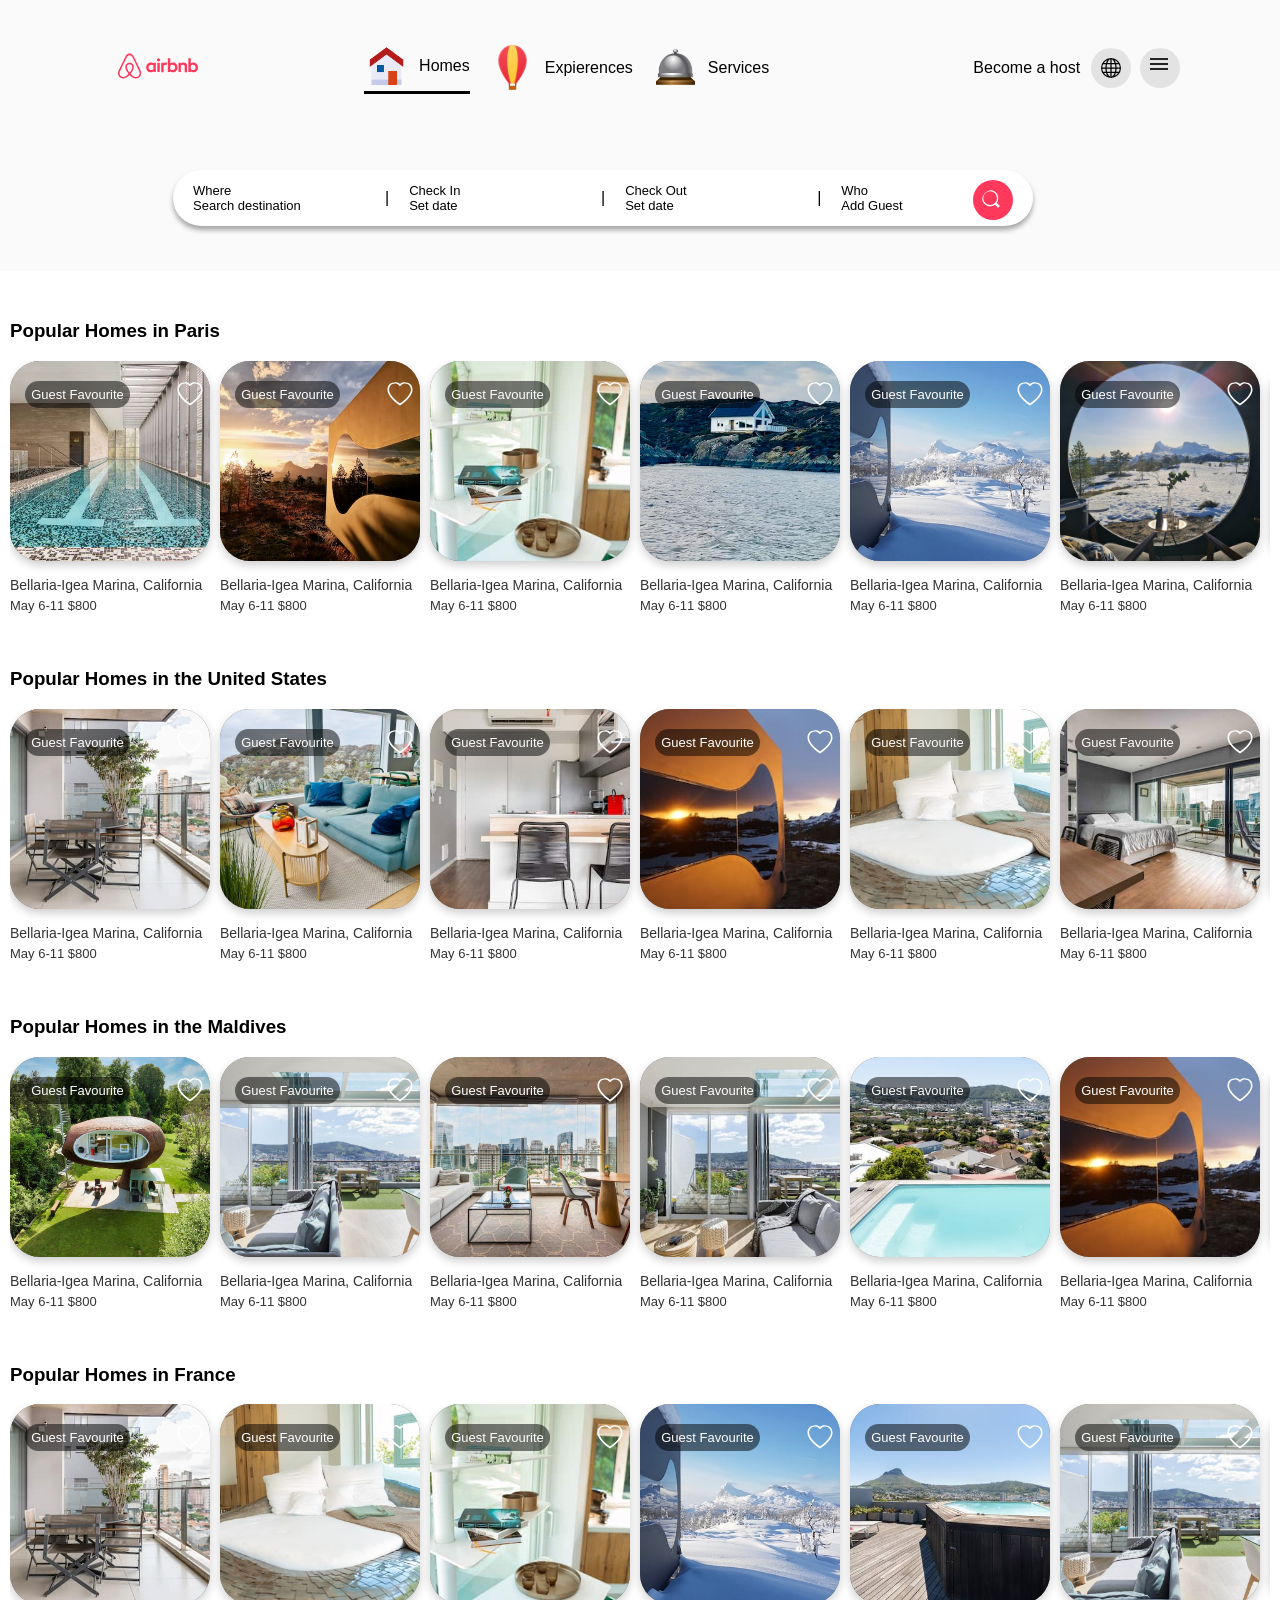
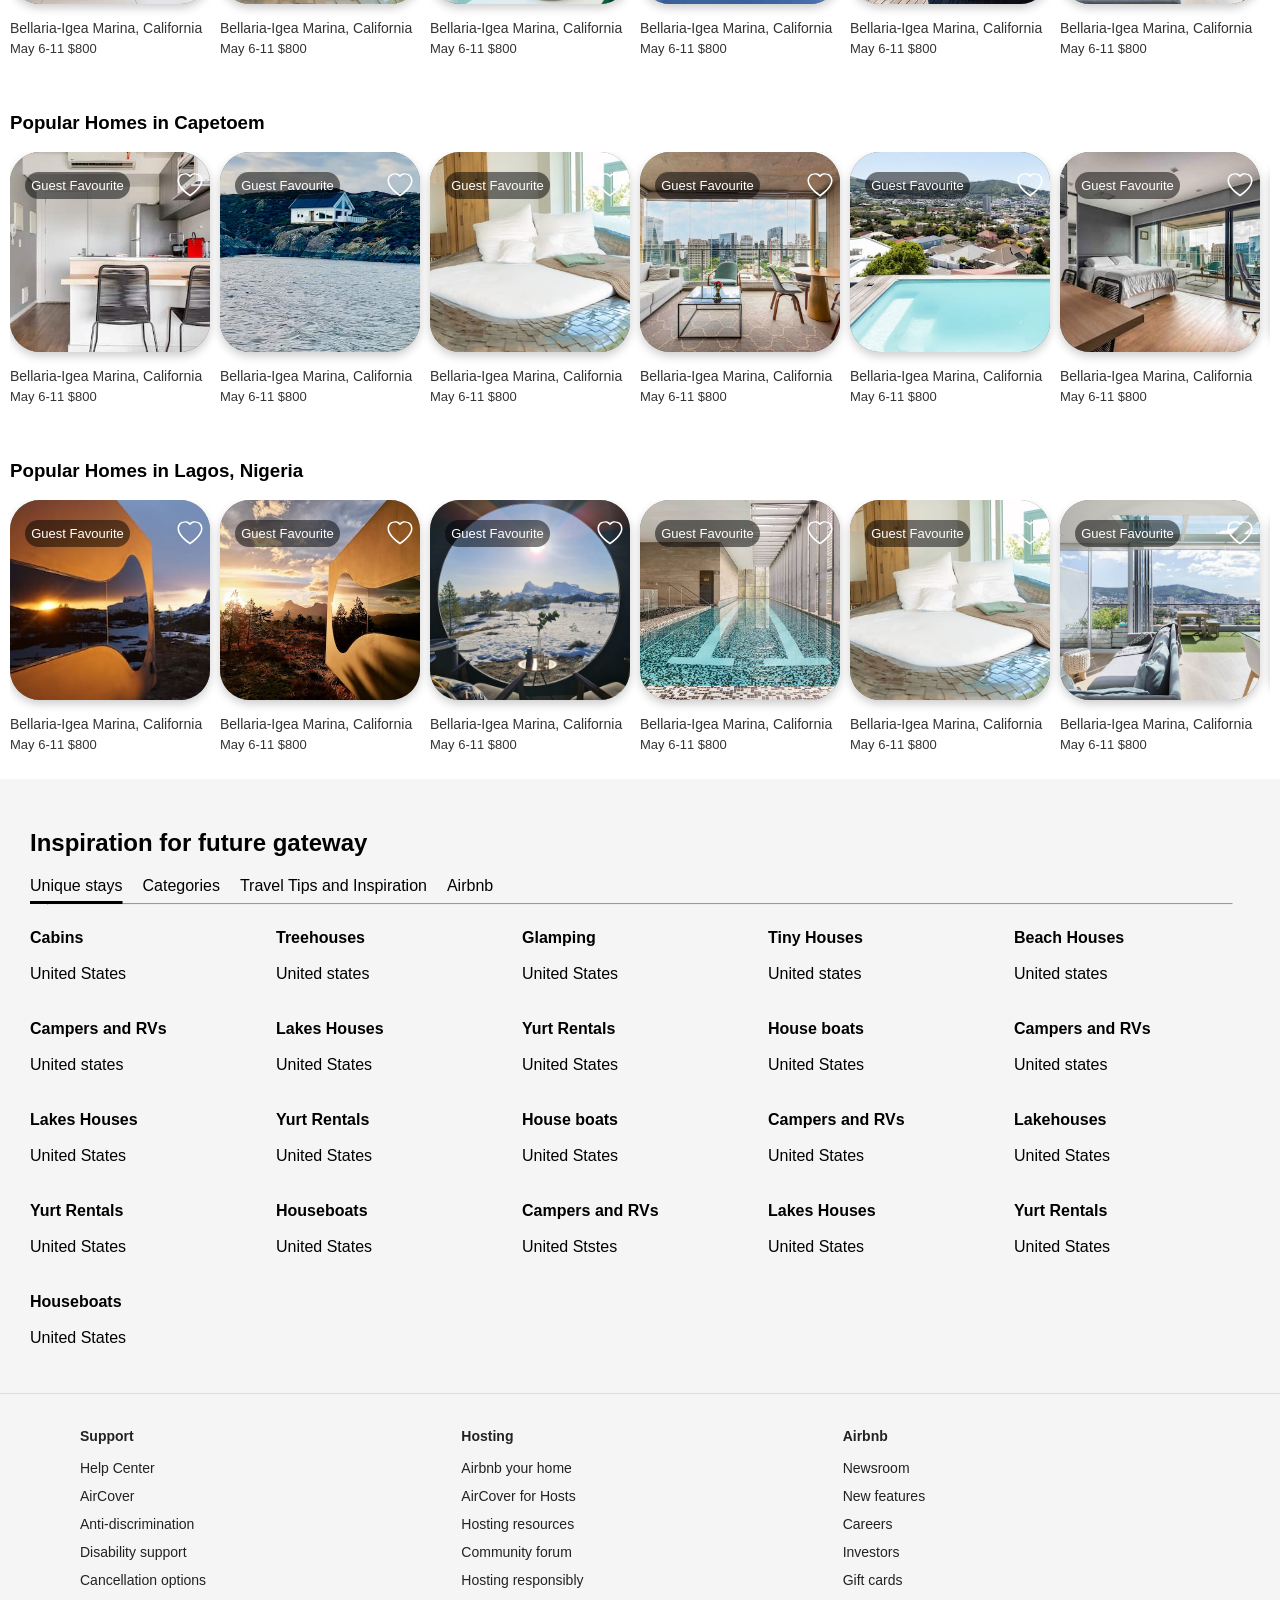
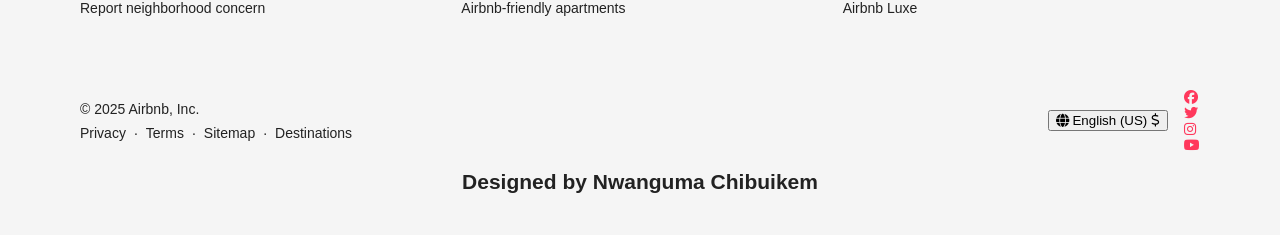
<file: index.html>
<!DOCTYPE html>
<html lang="en">
<head>
  <meta charset="UTF-8">
  <meta name="viewport" content="width=device-width, initial-scale=1.0">
  <meta name="description" content="Air-bnb Clone Website(index, Contact-us, Help-center, and login)">
  <meta name="keywords" content="Air-bnb-Clone, Index clone, Contact-us-clone, Login clone, Help-center clone">
  <title>Air bnb Index</title>
  <link rel="stylesheet" href="styles.css">
  <link rel="stylesheet" href="https://cdnjs.cloudflare.com/ajax/libs/font-awesome/6.7.2/css/all.min.css" integrity="sha512-Evv84Mr4kqVGRNSgIGL/F/aIDqQb7xQ2vcrdIwxfjThSH8CSR7PBEakCr51Ck+w+/U6swU2Im1vVX0SVk9ABhg==" crossorigin="anonymous" referrerpolicy="no-referrer" />
  <link rel="stylesheet" href="https://cdn.jsdelivr.net/npm/bootstrap-icons@1.13.1/font/bootstrap-icons.min.css">
  <link rel="shortcut icon" href="images/Logo.svg" type="image/x-icon">
  <style>
    .Login-overlay{
    position: fixed;
    top: 0; left: 0;
    background-color:rgb(0,0,0,0.5) ;
    z-index: 1000;
    width: 100%;
    height: 100%;
    display: none;
}
.form-general{
    width: 35%; height: 500px;
    background-color: white;
    padding: 2%;
    border-radius: 20px;
    overflow-y: auto;
    position: relative;
    left: 33%;top: 50px;
    box-sizing: border-box;
    box-shadow: 0px 0px 5px rgb(0,0,0,0.5);
}
    .globe-become-overlay::-webkit-scrollbar{
        display: none;
    }
    .form-general::-webkit-scrollbar{
        display: none;
    }
    #hr-1{
        width: 100%;
    }
    #country,#phone{
        display: block;
        padding: 2%;
    }
    #country{
        width: 100%;
        border-radius: 5px;
        margin-bottom: 5px;
    }
    #phone{
        width: 96%;
        border-radius: 5px;
    }
    a{
        display: block;
        color: #ff385c;
    }
    p{
        text-wrap: wrap;
        width: 100%;
    }
    .continue{
        padding: 2%;
        text-align: center;
        color: white;
        background-color: #ff385c;;
        border-radius: 10px;
    }
    .line-text{
        display: flex;
    }
    .line-text hr{
        width: 50%;
    }
    .google,.apple,.facebook{
        border: 1px solid rgb(0,0,0,0.5);
        padding: 2%;
        margin: 10px 0;
        border-radius: 10px;
        display: flex;
        justify-content: flex-start;
        align-items: center;
        gap: 10px;
    }
    img{
        width: 30px;
    }
    .form-general p{
        opacity: 1;
    }

  </style>
</head>
<body>
      <!-- Header Section -->
    <header class="nav-header">
        <!-- Nav bar -->
      <nav class="navbar">
        <div class="navbar-logo">
            <img src="images/Logo.svg" alt="Logo" class="logo">
        </div>

        <div class="nav-middle">
          <div class="Homes">
          <img src="icons/icons8-exterior-96.png" width="50"  height="50" alt="" srcset="" class="icon-img"> <span class="nav-homes">Homes</span> 
          </div>
          <div class="Expierences">
            <img src="icons/icons8-hot-air-balloon-48.png" width="50" height="50" alt="" srcset="" class="icon-img"><span class="nav-exp">Expierences</span> 
          </div>
          <div class="Services">
            <img src="icons/icons8-bellhop-bell-96.png" width="50" height="50" alt="" srcset="" class="icon-img"> <span class="nav-service">Services</span> 
          </div>
        </div>
  
        <div class="nav-last">
          <div class="text">
          <p>Become a host</p>
          <div class="become-overlay">
            <div class="become-general">
                <div class="become-flex">
                    <div class="become-home">
                    <img src="icons/icons8-exterior-96.png" width="30"  height="30" alt="" srcset="" class="icon-img">
                    </div>
                    <div class="become-exp">
                        <img src="icons/icons8-hot-air-balloon-48.png" width="30"  height="30" alt="" srcset="" class="icon-img">
                    </div>
                    <div class="become-service">
                        <img src="icons/icons8-bellhop-bell-96.png" width="30"  height="30" alt="" srcset="" class="icon-img">
                    </div>
                </div>
                <button type="button" class="become-btn">Next</button>
            </div>
          </div>
        </div>
        <div class="globe">
          <svg xmlns="http://www.w3.org/2000/svg" width="20" height="20" fill="currentColor" class="bi bi-globe" viewBox="0 0 16 16">
            <path d="M0 8a8 8 0 1 1 16 0A8 8 0 0 1 0 8m7.5-6.923c-.67.204-1.335.82-1.887 1.855A8 8 0 0 0 5.145 4H7.5zM4.09 4a9.3 9.3 0 0 1 .64-1.539 7 7 0 0 1 .597-.933A7.03 7.03 0 0 0 2.255 4zm-.582 3.5c.03-.877.138-1.718.312-2.5H1.674a7 7 0 0 0-.656 2.5zM4.847 5a12.5 12.5 0 0 0-.338 2.5H7.5V5zM8.5 5v2.5h2.99a12.5 12.5 0 0 0-.337-2.5zM4.51 8.5a12.5 12.5 0 0 0 .337 2.5H7.5V8.5zm3.99 0V11h2.653c.187-.765.306-1.608.338-2.5zM5.145 12q.208.58.468 1.068c.552 1.035 1.218 1.65 1.887 1.855V12zm.182 2.472a7 7 0 0 1-.597-.933A9.3 9.3 0 0 1 4.09 12H2.255a7 7 0 0 0 3.072 2.472M3.82 11a13.7 13.7 0 0 1-.312-2.5h-2.49c.062.89.291 1.733.656 2.5zm6.853 3.472A7 7 0 0 0 13.745 12H11.91a9.3 9.3 0 0 1-.64 1.539 7 7 0 0 1-.597.933M8.5 12v2.923c.67-.204 1.335-.82 1.887-1.855q.26-.487.468-1.068zm3.68-1h2.146c.365-.767.594-1.61.656-2.5h-2.49a13.7 13.7 0 0 1-.312 2.5m2.802-3.5a7 7 0 0 0-.656-2.5H12.18c.174.782.282 1.623.312 2.5zM11.27 2.461c.247.464.462.98.64 1.539h1.835a7 7 0 0 0-3.072-2.472c.218.284.418.598.597.933M10.855 4a8 8 0 0 0-.468-1.068C9.835 1.897 9.17 1.282 8.5 1.077V4z"/>
          </svg>
        </div>
        <div class="toggle"><span class="bars"></span>
          <div class="info-overlay">
            <div class="info">
              <div class="info-img-text">
                <img src="icons/icons8-exterior-96.png" width="30"  height="30" alt="" srcset="" class="icon-img"><p>Help Center</p>
              </div> 
              <hr>
              <p>
                Become a Host
                <br>
                It's easy to start Hosting and earn extra income
              </p>
              <hr>
              <p>Refer a Host <br>
                Find Co-host <br>
                Gift Cards
              </p>
              <hr>
              <h4><a href="#" style="text-decoration: none;" id="login-link">Log in or Sing Up</a></h4>
            </div>
          </div>
        </div>
        </div>
      </nav>
       <!-- Desktop and Tab nav bar on scroll -->
      <nav class="nav-on-Scroll">
          <div class="navbar-logo">
            <img src="images/Logo.svg" alt="Logo" class="logo">
          </div>

          <div class="search-nav-general">
              <div class="homes-icon">
                  <img src="icons/icons8-exterior-96.png" width="30"  height="30" alt="" srcset="" class="icon-img">
              </div>
              <div class="search-nav-item">
                  <p>Anywhere</p>
              </div>
              <div class="search-nav-item">
                  <p>Anytime</p>
              </div>
              <div class="search-nav-item">
                  <p>Anyplace</p>
              </div>
              <div class="search-nav-div">
                <svg xmlns="http://www.w3.org/2000/svg" width="20" height="20" fill="currentColor" class="desktop-search" viewBox="0 0 16 16">
                  <path d="M11.742 10.344a6.5 6.5 0 1 0-1.397 1.398h-.001q.044.06.098.115l3.85 3.85a1 1 0 0 0 1.415-1.414l-3.85-3.85a1 1 0 0 0-.115-.1zM12 6.5a5.5 5.5 0 1 1-11 0 5.5 5.5 0 0 1 11 0"/>
                </svg>
              </div>
          </div>

          <div class="text">
                <p>Become a host</p>
          </div>
          <div class="globe">
            <svg xmlns="http://www.w3.org/2000/svg" width="20" height="20" fill="currentColor" class="bi bi-globe" viewBox="0 0 16 16">
              <path d="M0 8a8 8 0 1 1 16 0A8 8 0 0 1 0 8m7.5-6.923c-.67.204-1.335.82-1.887 1.855A8 8 0 0 0 5.145 4H7.5zM4.09 4a9.3 9.3 0 0 1 .64-1.539 7 7 0 0 1 .597-.933A7.03 7.03 0 0 0 2.255 4zm-.582 3.5c.03-.877.138-1.718.312-2.5H1.674a7 7 0 0 0-.656 2.5zM4.847 5a12.5 12.5 0 0 0-.338 2.5H7.5V5zM8.5 5v2.5h2.99a12.5 12.5 0 0 0-.337-2.5zM4.51 8.5a12.5 12.5 0 0 0 .337 2.5H7.5V8.5zm3.99 0V11h2.653c.187-.765.306-1.608.338-2.5zM5.145 12q.208.58.468 1.068c.552 1.035 1.218 1.65 1.887 1.855V12zm.182 2.472a7 7 0 0 1-.597-.933A9.3 9.3 0 0 1 4.09 12H2.255a7 7 0 0 0 3.072 2.472M3.82 11a13.7 13.7 0 0 1-.312-2.5h-2.49c.062.89.291 1.733.656 2.5zm6.853 3.472A7 7 0 0 0 13.745 12H11.91a9.3 9.3 0 0 1-.64 1.539 7 7 0 0 1-.597.933M8.5 12v2.923c.67-.204 1.335-.82 1.887-1.855q.26-.487.468-1.068zm3.68-1h2.146c.365-.767.594-1.61.656-2.5h-2.49a13.7 13.7 0 0 1-.312 2.5m2.802-3.5a7 7 0 0 0-.656-2.5H12.18c.174.782.282 1.623.312 2.5zM11.27 2.461c.247.464.462.98.64 1.539h1.835a7 7 0 0 0-3.072-2.472c.218.284.418.598.597.933M10.855 4a8 8 0 0 0-.468-1.068C9.835 1.897 9.17 1.282 8.5 1.077V4z"/>
            </svg>
          </div>
          <div class="toggle"><span class="bars"></span>
            <div class="info-overlay">
              <div class="info">
                <p>Help Center</p> 
                <hr>
                <p>
                  Become a Host
                  <br>
                  It's easy to start Hosting and earn extra income
                </p>
                <hr>
                <p>Refer a Host <br>
                  Find Co-host <br>
                  Gift Cards
                </p>
                <hr>
                <h4><a href="lsign-up.html">Log in or Sing Up</a></h4>
              </div>
            </div>
          </div>
      </nav>
      <!-- Search bar container -->
      <div class="search-container">
        <div class="search-item">
          <p>Where <span class="block-text">Search destination</span></p>
        </div>
        &vert;
        <div class="search-item">
          <p>Check In <span class="block-text">Set date</span></p>
        </div>
        &vert;
        <div class="search-item">
          <p>Check Out <span class="block-text">Set date</span></p>
        </div>
        &vert;
        <div class="search-item">
          <p>Who <span class="block-text">Add Guest</span></p> 
        </div>
        <div class="div">
          <svg xmlns="http://www.w3.org/2000/svg" width="20" height="20" fill="currentColor" class="bi bi-search" viewBox="0 0 16 16">
            <path d="M11.742 10.344a6.5 6.5 0 1 0-1.397 1.398h-.001q.044.06.098.115l3.85 3.85a1 1 0 0 0 1.415-1.414l-3.85-3.85a1 1 0 0 0-.115-.1zM12 6.5a5.5 5.5 0 1 1-11 0 5.5 5.5 0 0 1 11 0"/>
          </svg>
        </div>
      </div>
    </header>
          <!-- Phone nav bars -->
    <!-- phone default nav bar-->
      <nav class="phone-nav">
          <div class="search-input">
          <svg xmlns="http://www.w3.org/2000/svg" width="20" height="20" fill="currentColor" class="search" viewBox="0 0 16 16"> 
              <path d="M11.742 10.344a6.5 6.5 0 1 0-1.397 1.398h-.001q.044.06.098.115l3.85 3.85a1 1 0 0 0 1.415-1.414l-3.85-3.85a1 1 0 0 0-.115-.1zM12 6.5a5.5 5.5 0 1 1-11 0 5.5 5.5 0 0 1 11 0"/>
          </svg> Start your search
          </div>
          <div class="phone-flex">
              <div class="Homes">
              <img src="icons/icons8-exterior-96.png" width="30"  height="30" alt="" srcset="" class="icon-img"><span id="home">Homes</span>
              </div>
              <div class="Expierences">
                  <img src="icons/icons8-hot-air-balloon-48.png" width="30"  height="30" alt="" srcset="" class="icon-img"><span id="expierence">Expierences</span>
              </div>
              <div class="Services">
                  <img src="icons/icons8-bellhop-bell-96.png" width="30"  height="30" alt="" srcset="" class="icon-img"><span id="service">Services</span> 
              </div>
          </div>
      </nav>
    <!-- phone nav bar on scroll -->
      <nav class="phone-nav-Scroll">
        <div class="search-input">
            <svg xmlns="http://www.w3.org/2000/svg" width="20" height="20" fill="currentColor" class="search-scroll" viewBox="0 0 16 16"> 
                <path d="M11.742 10.344a6.5 6.5 0 1 0-1.397 1.398h-.001q.044.06.098.115l3.85 3.85a1 1 0 0 0 1.415-1.414l-3.85-3.85a1 1 0 0 0-.115-.1zM12 6.5a5.5 5.5 0 1 1-11 0 5.5 5.5 0 0 1 11 0"/>
            </svg> Start your search
        </div>
        <div class="phone-scroll">
            <div class="homes">
              <p>Homes</p>
            </div>
            <div class="Expierences">
              <p>Expierences</p>
            </div>
            <div class="Services">
              <p>Services</p>
            </div>
        </div>
      </nav>
      <!-- Phone bottom nav bar -->
      <nav class="bottom-nav">
          <div class="general-nav-bottom">
              <div class="bottom-nav-item">
                <img src="icons/icons8-heart-50.png" alt="" srcset="">
                  Explore
              </div>
              <div class="bottom-nav-item">
                <img src="icons/icons8-reminders-64.png" alt="" srcset="">
                  Wishlists
              </div>
              <div class="bottom-nav-item">
                <img src="icons/icons8-profile-50.png" alt="" srcset="">
                  login
              </div>
          </div>
      </nav>
      <!-- Login Form -->
        <div class="Login-overlay">
          <form action="#" class="form-general">
              <h4>Login & Sign up</h4>
              <hr id="hr-1">
              <h3>Welcome to Airbnb</h3>
              <select name="" id="country" class="form-select form-select-lg mb-3 xl-col-12 lg-col-12 md-col-12 sm-col-12">
                  <option>Choose Country </option>
                  <option value="USA" >America(+1)</option>
                  <option value="ALB" >Albania(+355)</option>
                  <option value="BNG">Bangadesh(+880) </option>
                  <option value="CMR">Cameroon(+237)</option>
                  <option value=" BHA">Bahamas(+2)</option>
                  <option value=" EGY">Egypt(+20)</option>
                  <option value="ETH" >Etheopia(+251)</option>
                  <option value="FRC" >France(+33)</option>
                  <option value="MOR" >Morocco(+212)</option>
                  <option value="NGR" >Nigeria(+234)</option>
              </select>
              <input type="number" name="" id="phone" placeholder="Phone number" class="form-control form-control-lg mb-3">
              <p> We’ll call or text you to confirm your number. Standard message nad data routes apply.  <a href="#">Privacy Policy</a></p> 
          
              <div class="continue bg-blue">
                  continue
              </div>
              <div class="line-text">
                  <hr>
                  OR
                  <hr>
              </div>
              <div class="google">
                  <img src="icons/icons8-google-48.png" alt="">continue with Google
              </div>
              <div class="apple">
                  <img src="icons/icons8-apple-inc-50.png" alt="">continue with Apple
              </div>
              <div class="facebook">
                  <img src="icons/icons8-facebook-48.png" alt="">continue with Facebook
              </div>
          </form>
       </div>

      <!-- Main Section -->
    <div class="main">
      <div class="content">
        <!-- Item row 1 -->
         <h3> Popular Homes in Paris</h3>
        <div class="items-container">
            <div class="item">
              <div class="item-info">
                <div class="info-div">
                  <div class="item-text">Guest Favourite</div>
                    <svg xmlns="http://www.w3.org/2000/svg" width="17" height="17" fill="currentColor" class="bi bi-heart" viewBox="0 0 16 16">
                      <path d="m8 2.748-.717-.737C5.6.281 2.514.878 1.4 3.053c-.523 1.023-.641 2.5.314 4.385.92 1.815 2.834 3.989 6.286 6.357 3.452-2.368 5.365-4.542 6.286-6.357.955-1.886.838-3.362.314-4.385C13.486.878 10.4.28 8.717 2.01zM8 15C-7.333 4.868 3.279-3.04 7.824 1.143q.09.083.176.171a3 3 0 0 1 .176-.17C12.72-3.042 23.333 4.867 8 15"/>
                    </svg>
                </div>
                <img src="images/img1.jpeg" alt="Bellaria-Igea Marina, Italy">
              </div>
                <p>Bellaria-Igea Marina, California <span>May 6-11 &dollar;800</span></p>
            </div>

            <div class="item">
              <div class="item-info">
                <div class="info-div">
                  <div class="item-text">Guest Favourite</div>
                    <svg xmlns="http://www.w3.org/2000/svg" width="17" height="17" fill="currentColor" class="bi bi-heart" viewBox="0 0 16 16">
                      <path d="m8 2.748-.717-.737C5.6.281 2.514.878 1.4 3.053c-.523 1.023-.641 2.5.314 4.385.92 1.815 2.834 3.989 6.286 6.357 3.452-2.368 5.365-4.542 6.286-6.357.955-1.886.838-3.362.314-4.385C13.486.878 10.4.28 8.717 2.01zM8 15C-7.333 4.868 3.279-3.04 7.824 1.143q.09.083.176.171a3 3 0 0 1 .176-.17C12.72-3.042 23.333 4.867 8 15"/>
                    </svg>
                </div>
                <img src="images/img2.jpg" alt="Bellaria-Igea Marina, Italy">
              </div>
                <p>Bellaria-Igea Marina, California <span>May 6-11 &dollar;800</span></p>
            </div>

            <div class="item">
              <div class="item-info">
                <div class="info-div">
                  <div class="item-text">Guest Favourite</div>
                    <svg xmlns="http://www.w3.org/2000/svg" width="17" height="17" fill="currentColor" class="bi bi-heart" viewBox="0 0 16 16">
                      <path d="m8 2.748-.717-.737C5.6.281 2.514.878 1.4 3.053c-.523 1.023-.641 2.5.314 4.385.92 1.815 2.834 3.989 6.286 6.357 3.452-2.368 5.365-4.542 6.286-6.357.955-1.886.838-3.362.314-4.385C13.486.878 10.4.28 8.717 2.01zM8 15C-7.333 4.868 3.279-3.04 7.824 1.143q.09.083.176.171a3 3 0 0 1 .176-.17C12.72-3.042 23.333 4.867 8 15"/>
                    </svg>
                </div>
                <img src="images/img3.jpeg" alt="Bellaria-Igea Marina, Italy">
              </div>
                <p>Bellaria-Igea Marina, California <span>May 6-11 &dollar;800</span></p>
            </div>

            <div class="item">
              <div class="item-info">
                <div class="info-div">
                  <div class="item-text">Guest Favourite</div>
                    <svg xmlns="http://www.w3.org/2000/svg" width="17" height="17" fill="currentColor" class="bi bi-heart" viewBox="0 0 16 16">
                      <path d="m8 2.748-.717-.737C5.6.281 2.514.878 1.4 3.053c-.523 1.023-.641 2.5.314 4.385.92 1.815 2.834 3.989 6.286 6.357 3.452-2.368 5.365-4.542 6.286-6.357.955-1.886.838-3.362.314-4.385C13.486.878 10.4.28 8.717 2.01zM8 15C-7.333 4.868 3.279-3.04 7.824 1.143q.09.083.176.171a3 3 0 0 1 .176-.17C12.72-3.042 23.333 4.867 8 15"/>
                    </svg>
                </div>
                <img src="images/img4.jpeg" alt="Bellaria-Igea Marina, Italy">
              </div>
                <p>Bellaria-Igea Marina, California <span>May 6-11 &dollar;800</span></p>
            </div>

            <div class="item">
              <div class="item-info">
                <div class="info-div">
                  <div class="item-text">Guest Favourite</div>
                    <svg xmlns="http://www.w3.org/2000/svg" width="17" height="17" fill="currentColor" class="bi bi-heart" viewBox="0 0 16 16">
                      <path d="m8 2.748-.717-.737C5.6.281 2.514.878 1.4 3.053c-.523 1.023-.641 2.5.314 4.385.92 1.815 2.834 3.989 6.286 6.357 3.452-2.368 5.365-4.542 6.286-6.357.955-1.886.838-3.362.314-4.385C13.486.878 10.4.28 8.717 2.01zM8 15C-7.333 4.868 3.279-3.04 7.824 1.143q.09.083.176.171a3 3 0 0 1 .176-.17C12.72-3.042 23.333 4.867 8 15"/>
                    </svg>
                </div>
                <img src="images/img5.jpg" alt="Bellaria-Igea Marina, Italy">
              </div>
                <p>Bellaria-Igea Marina, California <span>May 6-11 &dollar;800</span></p>
            </div>
            
            <div class="item">
              <div class="item-info">
                <div class="info-div">
                  <div class="item-text">Guest Favourite</div>
                    <svg xmlns="http://www.w3.org/2000/svg" width="17" height="17" fill="currentColor" class="bi bi-heart" viewBox="0 0 16 16">
                      <path d="m8 2.748-.717-.737C5.6.281 2.514.878 1.4 3.053c-.523 1.023-.641 2.5.314 4.385.92 1.815 2.834 3.989 6.286 6.357 3.452-2.368 5.365-4.542 6.286-6.357.955-1.886.838-3.362.314-4.385C13.486.878 10.4.28 8.717 2.01zM8 15C-7.333 4.868 3.279-3.04 7.824 1.143q.09.083.176.171a3 3 0 0 1 .176-.17C12.72-3.042 23.333 4.867 8 15"/>
                    </svg>
                </div>
                <img src="images/img6.jpg" alt="Bellaria-Igea Marina, Italy">
              </div>
                <p>Bellaria-Igea Marina, California <span>May 6-11 &dollar;800</span></p>
            </div>

            <div class="item">
              <div class="item-info">
                <div class="info-div">
                  <div class="item-text">Guest Favourite</div>
                    <svg xmlns="http://www.w3.org/2000/svg" width="17" height="17" fill="currentColor" class="bi bi-heart" viewBox="0 0 16 16">
                      <path d="m8 2.748-.717-.737C5.6.281 2.514.878 1.4 3.053c-.523 1.023-.641 2.5.314 4.385.92 1.815 2.834 3.989 6.286 6.357 3.452-2.368 5.365-4.542 6.286-6.357.955-1.886.838-3.362.314-4.385C13.486.878 10.4.28 8.717 2.01zM8 15C-7.333 4.868 3.279-3.04 7.824 1.143q.09.083.176.171a3 3 0 0 1 .176-.17C12.72-3.042 23.333 4.867 8 15"/>
                    </svg>
                </div>
                <img src="images/img7.jpg" alt="Bellaria-Igea Marina, Italy">
              </div>
                <p>Bellaria-Igea Marina, California <span>May 6-11 &dollar;800</span></p>
            </div>

            <div class="item">
              <div class="item-info">
                <div class="info-div">
                  <div class="item-text">Guest Favourite</div>
                    <svg xmlns="http://www.w3.org/2000/svg" width="17" height="17" fill="currentColor" class="bi bi-heart" viewBox="0 0 16 16">
                      <path d="m8 2.748-.717-.737C5.6.281 2.514.878 1.4 3.053c-.523 1.023-.641 2.5.314 4.385.92 1.815 2.834 3.989 6.286 6.357 3.452-2.368 5.365-4.542 6.286-6.357.955-1.886.838-3.362.314-4.385C13.486.878 10.4.28 8.717 2.01zM8 15C-7.333 4.868 3.279-3.04 7.824 1.143q.09.083.176.171a3 3 0 0 1 .176-.17C12.72-3.042 23.333 4.867 8 15"/>
                    </svg>
                </div>
                <img src="images/img8.jpg" alt="Bellaria-Igea Marina, Italy">
              </div>
                <p>Bellaria-Igea Marina, California <span>May 6-11 &dollar;800</span></p>
            </div>
        </div>
      </div>
      <div class="content">
          <!-- Item row 2 -->
           <h3>Popular Homes in the United States</h3>
        <div class="items-container">
            <div class="item">
              <div class="item-info">
                <div class="info-div">
                  <div class="item-text">Guest Favourite</div>
                    <svg xmlns="http://www.w3.org/2000/svg" width="17" height="17" fill="currentColor" class="bi bi-heart" viewBox="0 0 16 16">
                      <path d="m8 2.748-.717-.737C5.6.281 2.514.878 1.4 3.053c-.523 1.023-.641 2.5.314 4.385.92 1.815 2.834 3.989 6.286 6.357 3.452-2.368 5.365-4.542 6.286-6.357.955-1.886.838-3.362.314-4.385C13.486.878 10.4.28 8.717 2.01zM8 15C-7.333 4.868 3.279-3.04 7.824 1.143q.09.083.176.171a3 3 0 0 1 .176-.17C12.72-3.042 23.333 4.867 8 15"/>
                    </svg>
                </div>
                <img src="images/img9.jpeg" alt="Bellaria-Igea Marina, Italy">
              </div>
                <p>Bellaria-Igea Marina, California <span>May 6-11 &dollar;800</span></p>
            </div>

            <div class="item">
              <div class="item-info">
                <div class="info-div">
                  <div class="item-text">Guest Favourite</div>
                    <svg xmlns="http://www.w3.org/2000/svg" width="17" height="17" fill="currentColor" class="bi bi-heart" viewBox="0 0 16 16">
                      <path d="m8 2.748-.717-.737C5.6.281 2.514.878 1.4 3.053c-.523 1.023-.641 2.5.314 4.385.92 1.815 2.834 3.989 6.286 6.357 3.452-2.368 5.365-4.542 6.286-6.357.955-1.886.838-3.362.314-4.385C13.486.878 10.4.28 8.717 2.01zM8 15C-7.333 4.868 3.279-3.04 7.824 1.143q.09.083.176.171a3 3 0 0 1 .176-.17C12.72-3.042 23.333 4.867 8 15"/>
                    </svg>
                </div>
                <img src="images/img_10.jpeg" alt="Bellaria-Igea Marina, Italy">
              </div>
                <p>Bellaria-Igea Marina, California <span>May 6-11 &dollar;800</span></p>
            </div>

            <div class="item">
              <div class="item-info">
                <div class="info-div">
                  <div class="item-text">Guest Favourite</div>
                    <svg xmlns="http://www.w3.org/2000/svg" width="17" height="17" fill="currentColor" class="bi bi-heart" viewBox="0 0 16 16">
                      <path d="m8 2.748-.717-.737C5.6.281 2.514.878 1.4 3.053c-.523 1.023-.641 2.5.314 4.385.92 1.815 2.834 3.989 6.286 6.357 3.452-2.368 5.365-4.542 6.286-6.357.955-1.886.838-3.362.314-4.385C13.486.878 10.4.28 8.717 2.01zM8 15C-7.333 4.868 3.279-3.04 7.824 1.143q.09.083.176.171a3 3 0 0 1 .176-.17C12.72-3.042 23.333 4.867 8 15"/>
                    </svg>
                </div>
                <img src="images/img_11.jpeg" alt="Bellaria-Igea Marina, Italy">
              </div>
                <p>Bellaria-Igea Marina, California <span>May 6-11 &dollar;800</span></p>
            </div>

            <div class="item">
              <div class="item-info">
                <div class="info-div">
                  <div class="item-text">Guest Favourite</div>
                    <svg xmlns="http://www.w3.org/2000/svg" width="17" height="17" fill="currentColor" class="bi bi-heart" viewBox="0 0 16 16">
                      <path d="m8 2.748-.717-.737C5.6.281 2.514.878 1.4 3.053c-.523 1.023-.641 2.5.314 4.385.92 1.815 2.834 3.989 6.286 6.357 3.452-2.368 5.365-4.542 6.286-6.357.955-1.886.838-3.362.314-4.385C13.486.878 10.4.28 8.717 2.01zM8 15C-7.333 4.868 3.279-3.04 7.824 1.143q.09.083.176.171a3 3 0 0 1 .176-.17C12.72-3.042 23.333 4.867 8 15"/>
                    </svg>
                </div>
                <img src="images/img_12.jpg" alt="Bellaria-Igea Marina, Italy">
              </div>
                <p>Bellaria-Igea Marina, California <span>May 6-11 &dollar;800</span></p>
            </div>

            <div class="item">
              <div class="item-info">
                <div class="info-div">
                  <div class="item-text">Guest Favourite</div>
                    <svg xmlns="http://www.w3.org/2000/svg" width="17" height="17" fill="currentColor" class="bi bi-heart" viewBox="0 0 16 16">
                      <path d="m8 2.748-.717-.737C5.6.281 2.514.878 1.4 3.053c-.523 1.023-.641 2.5.314 4.385.92 1.815 2.834 3.989 6.286 6.357 3.452-2.368 5.365-4.542 6.286-6.357.955-1.886.838-3.362.314-4.385C13.486.878 10.4.28 8.717 2.01zM8 15C-7.333 4.868 3.279-3.04 7.824 1.143q.09.083.176.171a3 3 0 0 1 .176-.17C12.72-3.042 23.333 4.867 8 15"/>
                    </svg>
                </div>
                <img src="images/img_13.jpeg" alt="Bellaria-Igea Marina, Italy">
              </div>
                <p>Bellaria-Igea Marina, California <span>May 6-11 &dollar;800</span></p>
            </div>
            
            <div class="item">
              <div class="item-info">
                <div class="info-div">
                  <div class="item-text">Guest Favourite</div>
                    <svg xmlns="http://www.w3.org/2000/svg" width="17" height="17" fill="currentColor" class="bi bi-heart" viewBox="0 0 16 16">
                      <path d="m8 2.748-.717-.737C5.6.281 2.514.878 1.4 3.053c-.523 1.023-.641 2.5.314 4.385.92 1.815 2.834 3.989 6.286 6.357 3.452-2.368 5.365-4.542 6.286-6.357.955-1.886.838-3.362.314-4.385C13.486.878 10.4.28 8.717 2.01zM8 15C-7.333 4.868 3.279-3.04 7.824 1.143q.09.083.176.171a3 3 0 0 1 .176-.17C12.72-3.042 23.333 4.867 8 15"/>
                    </svg>
                </div>
                <img src="images/img_14.jpg" alt="Bellaria-Igea Marina, Italy">
              </div>
                <p>Bellaria-Igea Marina, California <span>May 6-11 &dollar;800</span></p>
            </div>

            <div class="item">
              <div class="item-info">
                <div class="info-div">
                  <div class="item-text">Guest Favourite</div>
                    <svg xmlns="http://www.w3.org/2000/svg" width="17" height="17" fill="currentColor" class="bi bi-heart" viewBox="0 0 16 16">
                      <path d="m8 2.748-.717-.737C5.6.281 2.514.878 1.4 3.053c-.523 1.023-.641 2.5.314 4.385.92 1.815 2.834 3.989 6.286 6.357 3.452-2.368 5.365-4.542 6.286-6.357.955-1.886.838-3.362.314-4.385C13.486.878 10.4.28 8.717 2.01zM8 15C-7.333 4.868 3.279-3.04 7.824 1.143q.09.083.176.171a3 3 0 0 1 .176-.17C12.72-3.042 23.333 4.867 8 15"/>
                    </svg>
                </div>
                <img src="images/img_15.jpg" alt="Bellaria-Igea Marina, Italy">
              </div>
                <p>Bellaria-Igea Marina, California <span>May 6-11 &dollar;800</span></p>
            </div>

            <div class="item">
              <div class="item-info">
                <div class="info-div">
                  <div class="item-text">Guest Favourite</div>
                    <svg xmlns="http://www.w3.org/2000/svg" width="17" height="17" fill="currentColor" class="bi bi-heart" viewBox="0 0 16 16">
                      <path d="m8 2.748-.717-.737C5.6.281 2.514.878 1.4 3.053c-.523 1.023-.641 2.5.314 4.385.92 1.815 2.834 3.989 6.286 6.357 3.452-2.368 5.365-4.542 6.286-6.357.955-1.886.838-3.362.314-4.385C13.486.878 10.4.28 8.717 2.01zM8 15C-7.333 4.868 3.279-3.04 7.824 1.143q.09.083.176.171a3 3 0 0 1 .176-.17C12.72-3.042 23.333 4.867 8 15"/>
                    </svg>
                </div>
                <img src="images/img_16.jpeg" alt="Bellaria-Igea Marina, Italy">
              </div>
                <p>Bellaria-Igea Marina, California <span>May 6-11 &dollar;800</span></p>
            </div>
        </div>
      </div>
      <div class="content">
          <!-- Item row 3 -->
           <h3>Popular Homes in the Maldives</h3>
        <div class="items-container">
            <div class="item">
              <div class="item-info">
                <div class="info-div">
                  <div class="item-text">Guest Favourite</div>
                    <svg xmlns="http://www.w3.org/2000/svg" width="17" height="17" fill="currentColor" class="bi bi-heart" viewBox="0 0 16 16">
                      <path d="m8 2.748-.717-.737C5.6.281 2.514.878 1.4 3.053c-.523 1.023-.641 2.5.314 4.385.92 1.815 2.834 3.989 6.286 6.357 3.452-2.368 5.365-4.542 6.286-6.357.955-1.886.838-3.362.314-4.385C13.486.878 10.4.28 8.717 2.01zM8 15C-7.333 4.868 3.279-3.04 7.824 1.143q.09.083.176.171a3 3 0 0 1 .176-.17C12.72-3.042 23.333 4.867 8 15"/>
                    </svg>
                </div>
                <img src="images/img_17.jpeg" alt="Bellaria-Igea Marina, Italy">
              </div>
                <p>Bellaria-Igea Marina, California <span>May 6-11 &dollar;800</span></p>
            </div>

            <div class="item">
              <div class="item-info">
                <div class="info-div">
                  <div class="item-text">Guest Favourite</div>
                    <svg xmlns="http://www.w3.org/2000/svg" width="17" height="17" fill="currentColor" class="bi bi-heart" viewBox="0 0 16 16">
                      <path d="m8 2.748-.717-.737C5.6.281 2.514.878 1.4 3.053c-.523 1.023-.641 2.5.314 4.385.92 1.815 2.834 3.989 6.286 6.357 3.452-2.368 5.365-4.542 6.286-6.357.955-1.886.838-3.362.314-4.385C13.486.878 10.4.28 8.717 2.01zM8 15C-7.333 4.868 3.279-3.04 7.824 1.143q.09.083.176.171a3 3 0 0 1 .176-.17C12.72-3.042 23.333 4.867 8 15"/>
                    </svg>
                </div>
                <img src="images/img_17.jpg" alt="Bellaria-Igea Marina, Italy">
              </div>
                <p>Bellaria-Igea Marina, California <span>May 6-11 &dollar;800</span></p>
            </div>

            <div class="item">
              <div class="item-info">
                <div class="info-div">
                  <div class="item-text">Guest Favourite</div>
                    <svg xmlns="http://www.w3.org/2000/svg" width="17" height="17" fill="currentColor" class="bi bi-heart" viewBox="0 0 16 16">
                      <path d="m8 2.748-.717-.737C5.6.281 2.514.878 1.4 3.053c-.523 1.023-.641 2.5.314 4.385.92 1.815 2.834 3.989 6.286 6.357 3.452-2.368 5.365-4.542 6.286-6.357.955-1.886.838-3.362.314-4.385C13.486.878 10.4.28 8.717 2.01zM8 15C-7.333 4.868 3.279-3.04 7.824 1.143q.09.083.176.171a3 3 0 0 1 .176-.17C12.72-3.042 23.333 4.867 8 15"/>
                    </svg>
                </div>
                <img src="images/img_18.jpg" alt="Bellaria-Igea Marina, Italy">
              </div>
                <p>Bellaria-Igea Marina, California <span>May 6-11 &dollar;800</span></p>
            </div>

            <div class="item">
              <div class="item-info">
                <div class="info-div">
                  <div class="item-text">Guest Favourite</div>
                    <svg xmlns="http://www.w3.org/2000/svg" width="17" height="17" fill="currentColor" class="bi bi-heart" viewBox="0 0 16 16">
                      <path d="m8 2.748-.717-.737C5.6.281 2.514.878 1.4 3.053c-.523 1.023-.641 2.5.314 4.385.92 1.815 2.834 3.989 6.286 6.357 3.452-2.368 5.365-4.542 6.286-6.357.955-1.886.838-3.362.314-4.385C13.486.878 10.4.28 8.717 2.01zM8 15C-7.333 4.868 3.279-3.04 7.824 1.143q.09.083.176.171a3 3 0 0 1 .176-.17C12.72-3.042 23.333 4.867 8 15"/>
                    </svg>
                </div>
                <img src="images/img_19.jpg" alt="Bellaria-Igea Marina, Italy">
              </div>
                <p>Bellaria-Igea Marina, California <span>May 6-11 &dollar;800</span></p>
            </div>

            <div class="item">
              <div class="item-info">
                <div class="info-div">
                  <div class="item-text">Guest Favourite</div>
                    <svg xmlns="http://www.w3.org/2000/svg" width="17" height="17" fill="currentColor" class="bi bi-heart" viewBox="0 0 16 16">
                      <path d="m8 2.748-.717-.737C5.6.281 2.514.878 1.4 3.053c-.523 1.023-.641 2.5.314 4.385.92 1.815 2.834 3.989 6.286 6.357 3.452-2.368 5.365-4.542 6.286-6.357.955-1.886.838-3.362.314-4.385C13.486.878 10.4.28 8.717 2.01zM8 15C-7.333 4.868 3.279-3.04 7.824 1.143q.09.083.176.171a3 3 0 0 1 .176-.17C12.72-3.042 23.333 4.867 8 15"/>
                    </svg>
                </div>
                <img src="images/img_20.jpg" alt="Bellaria-Igea Marina, Italy">
              </div>
                <p>Bellaria-Igea Marina, California <span>May 6-11 &dollar;800</span></p>
            </div>
            
            <div class="item">
              <div class="item-info">
                <div class="info-div">
                  <div class="item-text">Guest Favourite</div>
                    <svg xmlns="http://www.w3.org/2000/svg" width="17" height="17" fill="currentColor" class="bi bi-heart" viewBox="0 0 16 16">
                      <path d="m8 2.748-.717-.737C5.6.281 2.514.878 1.4 3.053c-.523 1.023-.641 2.5.314 4.385.92 1.815 2.834 3.989 6.286 6.357 3.452-2.368 5.365-4.542 6.286-6.357.955-1.886.838-3.362.314-4.385C13.486.878 10.4.28 8.717 2.01zM8 15C-7.333 4.868 3.279-3.04 7.824 1.143q.09.083.176.171a3 3 0 0 1 .176-.17C12.72-3.042 23.333 4.867 8 15"/>
                    </svg>
                </div>
                <img src="images/img_12.jpg" alt="Bellaria-Igea Marina, Italy">
              </div>
                <p>Bellaria-Igea Marina, California <span>May 6-11 &dollar;800</span></p>
            </div>

            <div class="item">
              <div class="item-info">
                <div class="info-div">
                  <div class="item-text">Guest Favourite</div>
                    <svg xmlns="http://www.w3.org/2000/svg" width="17" height="17" fill="currentColor" class="bi bi-heart" viewBox="0 0 16 16">
                      <path d="m8 2.748-.717-.737C5.6.281 2.514.878 1.4 3.053c-.523 1.023-.641 2.5.314 4.385.92 1.815 2.834 3.989 6.286 6.357 3.452-2.368 5.365-4.542 6.286-6.357.955-1.886.838-3.362.314-4.385C13.486.878 10.4.28 8.717 2.01zM8 15C-7.333 4.868 3.279-3.04 7.824 1.143q.09.083.176.171a3 3 0 0 1 .176-.17C12.72-3.042 23.333 4.867 8 15"/>
                    </svg>
                </div>
                <img src="images/img_19.jpg" alt="Bellaria-Igea Marina, Italy">
              </div>
                <p>Bellaria-Igea Marina, California <span>May 6-11 &dollar;800</span></p>
            </div>

            <div class="item">
              <div class="item-info">
                <div class="info-div">
                  <div class="item-text">Guest Favourite</div>
                    <svg xmlns="http://www.w3.org/2000/svg" width="17" height="17" fill="currentColor" class="bi bi-heart" viewBox="0 0 16 16">
                      <path d="m8 2.748-.717-.737C5.6.281 2.514.878 1.4 3.053c-.523 1.023-.641 2.5.314 4.385.92 1.815 2.834 3.989 6.286 6.357 3.452-2.368 5.365-4.542 6.286-6.357.955-1.886.838-3.362.314-4.385C13.486.878 10.4.28 8.717 2.01zM8 15C-7.333 4.868 3.279-3.04 7.824 1.143q.09.083.176.171a3 3 0 0 1 .176-.17C12.72-3.042 23.333 4.867 8 15"/>
                    </svg>
                </div>
                <img src="images/img_10.jpeg" alt="Bellaria-Igea Marina, Italy">
              </div>
                <p>Bellaria-Igea Marina, California <span>May 6-11 &dollar;800</span></p>
            </div>
        </div>
      </div>
      <div class="content">
          <!-- Item row 4 -->
           <h3>Popular Homes in France</h3>
        <div class="items-container">
            <div class="item">
              <div class="item-info">
                <div class="info-div">
                  <div class="item-text">Guest Favourite</div>
                    <svg xmlns="http://www.w3.org/2000/svg" width="17" height="17" fill="currentColor" class="bi bi-heart" viewBox="0 0 16 16">
                      <path d="m8 2.748-.717-.737C5.6.281 2.514.878 1.4 3.053c-.523 1.023-.641 2.5.314 4.385.92 1.815 2.834 3.989 6.286 6.357 3.452-2.368 5.365-4.542 6.286-6.357.955-1.886.838-3.362.314-4.385C13.486.878 10.4.28 8.717 2.01zM8 15C-7.333 4.868 3.279-3.04 7.824 1.143q.09.083.176.171a3 3 0 0 1 .176-.17C12.72-3.042 23.333 4.867 8 15"/>
                    </svg>
                </div>
                <img src="images/img9.jpeg" alt="Bellaria-Igea Marina, Italy">
              </div>
                <p>Bellaria-Igea Marina, California <span>May 6-11 &dollar;800</span></p>
            </div>

            <div class="item">
              <div class="item-info">
                <div class="info-div">
                  <div class="item-text">Guest Favourite</div>
                    <svg xmlns="http://www.w3.org/2000/svg" width="17" height="17" fill="currentColor" class="bi bi-heart" viewBox="0 0 16 16">
                      <path d="m8 2.748-.717-.737C5.6.281 2.514.878 1.4 3.053c-.523 1.023-.641 2.5.314 4.385.92 1.815 2.834 3.989 6.286 6.357 3.452-2.368 5.365-4.542 6.286-6.357.955-1.886.838-3.362.314-4.385C13.486.878 10.4.28 8.717 2.01zM8 15C-7.333 4.868 3.279-3.04 7.824 1.143q.09.083.176.171a3 3 0 0 1 .176-.17C12.72-3.042 23.333 4.867 8 15"/>
                    </svg>
                </div>
                <img src="images/img_13.jpeg" alt="Bellaria-Igea Marina, Italy">
              </div>
                <p>Bellaria-Igea Marina, California <span>May 6-11 &dollar;800</span></p>
            </div>

            <div class="item">
              <div class="item-info">
                <div class="info-div">
                  <div class="item-text">Guest Favourite</div>
                    <svg xmlns="http://www.w3.org/2000/svg" width="17" height="17" fill="currentColor" class="bi bi-heart" viewBox="0 0 16 16">
                      <path d="m8 2.748-.717-.737C5.6.281 2.514.878 1.4 3.053c-.523 1.023-.641 2.5.314 4.385.92 1.815 2.834 3.989 6.286 6.357 3.452-2.368 5.365-4.542 6.286-6.357.955-1.886.838-3.362.314-4.385C13.486.878 10.4.28 8.717 2.01zM8 15C-7.333 4.868 3.279-3.04 7.824 1.143q.09.083.176.171a3 3 0 0 1 .176-.17C12.72-3.042 23.333 4.867 8 15"/>
                    </svg>
                </div>
                <img src="images/img3.jpeg" alt="Bellaria-Igea Marina, Italy">
              </div>
                <p>Bellaria-Igea Marina, California <span>May 6-11 &dollar;800</span></p>
            </div>

            <div class="item">
              <div class="item-info">
                <div class="info-div">
                  <div class="item-text">Guest Favourite</div>
                    <svg xmlns="http://www.w3.org/2000/svg" width="17" height="17" fill="currentColor" class="bi bi-heart" viewBox="0 0 16 16">
                      <path d="m8 2.748-.717-.737C5.6.281 2.514.878 1.4 3.053c-.523 1.023-.641 2.5.314 4.385.92 1.815 2.834 3.989 6.286 6.357 3.452-2.368 5.365-4.542 6.286-6.357.955-1.886.838-3.362.314-4.385C13.486.878 10.4.28 8.717 2.01zM8 15C-7.333 4.868 3.279-3.04 7.824 1.143q.09.083.176.171a3 3 0 0 1 .176-.17C12.72-3.042 23.333 4.867 8 15"/>
                    </svg>
                </div>
                <img src="images/img5.jpg" alt="Bellaria-Igea Marina, Italy">
              </div>
                <p>Bellaria-Igea Marina, California <span>May 6-11 &dollar;800</span></p>
            </div>

            <div class="item">
              <div class="item-info">
                <div class="info-div">
                  <div class="item-text">Guest Favourite</div>
                    <svg xmlns="http://www.w3.org/2000/svg" width="17" height="17" fill="currentColor" class="bi bi-heart" viewBox="0 0 16 16">
                      <path d="m8 2.748-.717-.737C5.6.281 2.514.878 1.4 3.053c-.523 1.023-.641 2.5.314 4.385.92 1.815 2.834 3.989 6.286 6.357 3.452-2.368 5.365-4.542 6.286-6.357.955-1.886.838-3.362.314-4.385C13.486.878 10.4.28 8.717 2.01zM8 15C-7.333 4.868 3.279-3.04 7.824 1.143q.09.083.176.171a3 3 0 0 1 .176-.17C12.72-3.042 23.333 4.867 8 15"/>
                    </svg>
                </div>
                <img src="images/img_15.jpg" alt="Bellaria-Igea Marina, Italy">
              </div>
                <p>Bellaria-Igea Marina, California <span>May 6-11 &dollar;800</span></p>
            </div>
            
            <div class="item">
              <div class="item-info">
                <div class="info-div">
                  <div class="item-text">Guest Favourite</div>
                    <svg xmlns="http://www.w3.org/2000/svg" width="17" height="17" fill="currentColor" class="bi bi-heart" viewBox="0 0 16 16">
                      <path d="m8 2.748-.717-.737C5.6.281 2.514.878 1.4 3.053c-.523 1.023-.641 2.5.314 4.385.92 1.815 2.834 3.989 6.286 6.357 3.452-2.368 5.365-4.542 6.286-6.357.955-1.886.838-3.362.314-4.385C13.486.878 10.4.28 8.717 2.01zM8 15C-7.333 4.868 3.279-3.04 7.824 1.143q.09.083.176.171a3 3 0 0 1 .176-.17C12.72-3.042 23.333 4.867 8 15"/>
                    </svg>
                </div>
                <img src="images/img_17.jpg" alt="Bellaria-Igea Marina, Italy">
              </div>
                <p>Bellaria-Igea Marina, California <span>May 6-11 &dollar;800</span></p>
            </div>

            <div class="item">
              <div class="item-info">
                <div class="info-div">
                  <div class="item-text">Guest Favourite</div>
                    <svg xmlns="http://www.w3.org/2000/svg" width="17" height="17" fill="currentColor" class="bi bi-heart" viewBox="0 0 16 16">
                      <path d="m8 2.748-.717-.737C5.6.281 2.514.878 1.4 3.053c-.523 1.023-.641 2.5.314 4.385.92 1.815 2.834 3.989 6.286 6.357 3.452-2.368 5.365-4.542 6.286-6.357.955-1.886.838-3.362.314-4.385C13.486.878 10.4.28 8.717 2.01zM8 15C-7.333 4.868 3.279-3.04 7.824 1.143q.09.083.176.171a3 3 0 0 1 .176-.17C12.72-3.042 23.333 4.867 8 15"/>
                    </svg>
                </div>
                <img src="images/img2.jpg" alt="Bellaria-Igea Marina, Italy">
              </div>
                <p>Bellaria-Igea Marina, California <span>May 6-11 &dollar;800</span></p>
            </div>

            <div class="item">
              <div class="item-info">
                <div class="info-div">
                  <div class="item-text">Guest Favourite</div>
                    <svg xmlns="http://www.w3.org/2000/svg" width="17" height="17" fill="currentColor" class="bi bi-heart" viewBox="0 0 16 16">
                      <path d="m8 2.748-.717-.737C5.6.281 2.514.878 1.4 3.053c-.523 1.023-.641 2.5.314 4.385.92 1.815 2.834 3.989 6.286 6.357 3.452-2.368 5.365-4.542 6.286-6.357.955-1.886.838-3.362.314-4.385C13.486.878 10.4.28 8.717 2.01zM8 15C-7.333 4.868 3.279-3.04 7.824 1.143q.09.083.176.171a3 3 0 0 1 .176-.17C12.72-3.042 23.333 4.867 8 15"/>
                    </svg>
                </div>
                <img src="images/img6.jpg" alt="Bellaria-Igea Marina, Italy">
              </div>
                <p>Bellaria-Igea Marina, California <span>May 6-11 &dollar;800</span></p>
            </div>
        </div>
      </div>
      <div class="content">
          <!-- Item row 5 -->
           <h3>Popular Homes in Capetoem</h3>
        <div class="items-container">
            <div class="item">
              <div class="item-info">
                <div class="info-div">
                  <div class="item-text">Guest Favourite</div>
                    <svg xmlns="http://www.w3.org/2000/svg" width="17" height="17" fill="currentColor" class="bi bi-heart" viewBox="0 0 16 16">
                      <path d="m8 2.748-.717-.737C5.6.281 2.514.878 1.4 3.053c-.523 1.023-.641 2.5.314 4.385.92 1.815 2.834 3.989 6.286 6.357 3.452-2.368 5.365-4.542 6.286-6.357.955-1.886.838-3.362.314-4.385C13.486.878 10.4.28 8.717 2.01zM8 15C-7.333 4.868 3.279-3.04 7.824 1.143q.09.083.176.171a3 3 0 0 1 .176-.17C12.72-3.042 23.333 4.867 8 15"/>
                    </svg>
                </div>
                <img src="images/img_11.jpeg" alt="Bellaria-Igea Marina, Italy">
              </div>
                <p>Bellaria-Igea Marina, California <span>May 6-11 &dollar;800</span></p>
            </div>

            <div class="item">
              <div class="item-info">
                <div class="info-div">
                  <div class="item-text">Guest Favourite</div>
                    <svg xmlns="http://www.w3.org/2000/svg" width="17" height="17" fill="currentColor" class="bi bi-heart" viewBox="0 0 16 16">
                      <path d="m8 2.748-.717-.737C5.6.281 2.514.878 1.4 3.053c-.523 1.023-.641 2.5.314 4.385.92 1.815 2.834 3.989 6.286 6.357 3.452-2.368 5.365-4.542 6.286-6.357.955-1.886.838-3.362.314-4.385C13.486.878 10.4.28 8.717 2.01zM8 15C-7.333 4.868 3.279-3.04 7.824 1.143q.09.083.176.171a3 3 0 0 1 .176-.17C12.72-3.042 23.333 4.867 8 15"/>
                    </svg>
                </div>
                <img src="images/img4.jpeg" alt="Bellaria-Igea Marina, Italy">
              </div>
                <p>Bellaria-Igea Marina, California <span>May 6-11 &dollar;800</span></p>
            </div>

           <div class="item">
              <div class="item-info">
                <div class="info-div">
                  <div class="item-text">Guest Favourite</div>
                    <svg xmlns="http://www.w3.org/2000/svg" width="17" height="17" fill="currentColor" class="bi bi-heart" viewBox="0 0 16 16">
                      <path d="m8 2.748-.717-.737C5.6.281 2.514.878 1.4 3.053c-.523 1.023-.641 2.5.314 4.385.92 1.815 2.834 3.989 6.286 6.357 3.452-2.368 5.365-4.542 6.286-6.357.955-1.886.838-3.362.314-4.385C13.486.878 10.4.28 8.717 2.01zM8 15C-7.333 4.868 3.279-3.04 7.824 1.143q.09.083.176.171a3 3 0 0 1 .176-.17C12.72-3.042 23.333 4.867 8 15"/>
                    </svg>
                </div>
                <img src="images/img_13.jpeg" alt="Bellaria-Igea Marina, Italy">
              </div>
                <p>Bellaria-Igea Marina, California <span>May 6-11 &dollar;800</span></p>
            </div>

            <div class="item">
              <div class="item-info">
                <div class="info-div">
                  <div class="item-text">Guest Favourite</div>
                    <svg xmlns="http://www.w3.org/2000/svg" width="17" height="17" fill="currentColor" class="bi bi-heart" viewBox="0 0 16 16">
                      <path d="m8 2.748-.717-.737C5.6.281 2.514.878 1.4 3.053c-.523 1.023-.641 2.5.314 4.385.92 1.815 2.834 3.989 6.286 6.357 3.452-2.368 5.365-4.542 6.286-6.357.955-1.886.838-3.362.314-4.385C13.486.878 10.4.28 8.717 2.01zM8 15C-7.333 4.868 3.279-3.04 7.824 1.143q.09.083.176.171a3 3 0 0 1 .176-.17C12.72-3.042 23.333 4.867 8 15"/>
                    </svg>
                </div>
                <img src="images/img_18.jpg" alt="Bellaria-Igea Marina, Italy">
              </div>
                <p>Bellaria-Igea Marina, California <span>May 6-11 &dollar;800</span></p>
            </div>

            <div class="item">
              <div class="item-info">
                <div class="info-div">
                  <div class="item-text">Guest Favourite</div>
                    <svg xmlns="http://www.w3.org/2000/svg" width="17" height="17" fill="currentColor" class="bi bi-heart" viewBox="0 0 16 16">
                      <path d="m8 2.748-.717-.737C5.6.281 2.514.878 1.4 3.053c-.523 1.023-.641 2.5.314 4.385.92 1.815 2.834 3.989 6.286 6.357 3.452-2.368 5.365-4.542 6.286-6.357.955-1.886.838-3.362.314-4.385C13.486.878 10.4.28 8.717 2.01zM8 15C-7.333 4.868 3.279-3.04 7.824 1.143q.09.083.176.171a3 3 0 0 1 .176-.17C12.72-3.042 23.333 4.867 8 15"/>
                    </svg>
                </div>
                <img src="images/img_20.jpg" alt="Bellaria-Igea Marina, Italy">
              </div>
                <p>Bellaria-Igea Marina, California <span>May 6-11 &dollar;800</span></p>
            </div>

            <div class="item">
              <div class="item-info">
                <div class="info-div">
                  <div class="item-text">Guest Favourite</div>
                    <svg xmlns="http://www.w3.org/2000/svg" width="17" height="17" fill="currentColor" class="bi bi-heart" viewBox="0 0 16 16">
                      <path d="m8 2.748-.717-.737C5.6.281 2.514.878 1.4 3.053c-.523 1.023-.641 2.5.314 4.385.92 1.815 2.834 3.989 6.286 6.357 3.452-2.368 5.365-4.542 6.286-6.357.955-1.886.838-3.362.314-4.385C13.486.878 10.4.28 8.717 2.01zM8 15C-7.333 4.868 3.279-3.04 7.824 1.143q.09.083.176.171a3 3 0 0 1 .176-.17C12.72-3.042 23.333 4.867 8 15"/>
                    </svg>
                </div>
                <img src="images/img_14.jpg" alt="Bellaria-Igea Marina, Italy">
              </div>
                <p>Bellaria-Igea Marina, California <span>May 6-11 &dollar;800</span></p>
            </div>

            <div class="item">
              <div class="item-info">
                <div class="info-div">
                  <div class="item-text">Guest Favourite</div>
                    <svg xmlns="http://www.w3.org/2000/svg" width="17" height="17" fill="currentColor" class="bi bi-heart" viewBox="0 0 16 16">
                      <path d="m8 2.748-.717-.737C5.6.281 2.514.878 1.4 3.053c-.523 1.023-.641 2.5.314 4.385.92 1.815 2.834 3.989 6.286 6.357 3.452-2.368 5.365-4.542 6.286-6.357.955-1.886.838-3.362.314-4.385C13.486.878 10.4.28 8.717 2.01zM8 15C-7.333 4.868 3.279-3.04 7.824 1.143q.09.083.176.171a3 3 0 0 1 .176-.17C12.72-3.042 23.333 4.867 8 15"/>
                    </svg>
                </div>
                <img src="images/img5.jpg" alt="Bellaria-Igea Marina, Italy">
              </div>
                <p>Bellaria-Igea Marina, California <span>May 6-11 &dollar;800</span></p>
            </div>

            <div class="item">
              <div class="item-info">
                <div class="info-div">
                  <div class="item-text">Guest Favourite</div>
                    <svg xmlns="http://www.w3.org/2000/svg" width="17" height="17" fill="currentColor" class="bi bi-heart" viewBox="0 0 16 16">
                      <path d="m8 2.748-.717-.737C5.6.281 2.514.878 1.4 3.053c-.523 1.023-.641 2.5.314 4.385.92 1.815 2.834 3.989 6.286 6.357 3.452-2.368 5.365-4.542 6.286-6.357.955-1.886.838-3.362.314-4.385C13.486.878 10.4.28 8.717 2.01zM8 15C-7.333 4.868 3.279-3.04 7.824 1.143q.09.083.176.171a3 3 0 0 1 .176-.17C12.72-3.042 23.333 4.867 8 15"/>
                    </svg>
                </div>
                <img src="images/img_16.jpeg" alt="Bellaria-Igea Marina, Italy">
              </div>
                <p>Bellaria-Igea Marina, California <span>May 6-11 &dollar;800</span></p>
            </div>
        </div>
      </div>
      <div class="content">
          <!-- Item row 6 -->
           <h3>Popular Homes in Lagos, Nigeria</h3>
        <div class="items-container">
            <div class="item">
              <div class="item-info">
                <div class="info-div">
                  <div class="item-text">Guest Favourite</div>
                    <svg xmlns="http://www.w3.org/2000/svg" width="17" height="17" fill="currentColor" class="bi bi-heart" viewBox="0 0 16 16">
                      <path d="m8 2.748-.717-.737C5.6.281 2.514.878 1.4 3.053c-.523 1.023-.641 2.5.314 4.385.92 1.815 2.834 3.989 6.286 6.357 3.452-2.368 5.365-4.542 6.286-6.357.955-1.886.838-3.362.314-4.385C13.486.878 10.4.28 8.717 2.01zM8 15C-7.333 4.868 3.279-3.04 7.824 1.143q.09.083.176.171a3 3 0 0 1 .176-.17C12.72-3.042 23.333 4.867 8 15"/>
                    </svg>
                </div>
                <img src="images/img_12.jpg" alt="Bellaria-Igea Marina, Italy">
              </div>
                <p>Bellaria-Igea Marina, California <span>May 6-11 &dollar;800</span></p>
            </div>

            <div class="item">
              <div class="item-info">
                <div class="info-div">
                  <div class="item-text">Guest Favourite</div>
                    <svg xmlns="http://www.w3.org/2000/svg" width="17" height="17" fill="currentColor" class="bi bi-heart" viewBox="0 0 16 16">
                      <path d="m8 2.748-.717-.737C5.6.281 2.514.878 1.4 3.053c-.523 1.023-.641 2.5.314 4.385.92 1.815 2.834 3.989 6.286 6.357 3.452-2.368 5.365-4.542 6.286-6.357.955-1.886.838-3.362.314-4.385C13.486.878 10.4.28 8.717 2.01zM8 15C-7.333 4.868 3.279-3.04 7.824 1.143q.09.083.176.171a3 3 0 0 1 .176-.17C12.72-3.042 23.333 4.867 8 15"/>
                    </svg>
                </div>
                <img src="images/img2.jpg" alt="Bellaria-Igea Marina, Italy">
              </div>
                <p>Bellaria-Igea Marina, California <span>May 6-11 &dollar;800</span></p>
            </div>

            <div class="item">
              <div class="item-info">
                <div class="info-div">
                  <div class="item-text">Guest Favourite</div>
                    <svg xmlns="http://www.w3.org/2000/svg" width="17" height="17" fill="currentColor" class="bi bi-heart" viewBox="0 0 16 16">
                      <path d="m8 2.748-.717-.737C5.6.281 2.514.878 1.4 3.053c-.523 1.023-.641 2.5.314 4.385.92 1.815 2.834 3.989 6.286 6.357 3.452-2.368 5.365-4.542 6.286-6.357.955-1.886.838-3.362.314-4.385C13.486.878 10.4.28 8.717 2.01zM8 15C-7.333 4.868 3.279-3.04 7.824 1.143q.09.083.176.171a3 3 0 0 1 .176-.17C12.72-3.042 23.333 4.867 8 15"/>
                    </svg>
                </div>
                <img src="images/img6.jpg" alt="Bellaria-Igea Marina, Italy">
              </div>
                <p>Bellaria-Igea Marina, California <span>May 6-11 &dollar;800</span></p>
            </div>

            <div class="item">
              <div class="item-info">
                <div class="info-div">
                  <div class="item-text">Guest Favourite</div>
                    <svg xmlns="http://www.w3.org/2000/svg" width="17" height="17" fill="currentColor" class="bi bi-heart" viewBox="0 0 16 16">
                      <path d="m8 2.748-.717-.737C5.6.281 2.514.878 1.4 3.053c-.523 1.023-.641 2.5.314 4.385.92 1.815 2.834 3.989 6.286 6.357 3.452-2.368 5.365-4.542 6.286-6.357.955-1.886.838-3.362.314-4.385C13.486.878 10.4.28 8.717 2.01zM8 15C-7.333 4.868 3.279-3.04 7.824 1.143q.09.083.176.171a3 3 0 0 1 .176-.17C12.72-3.042 23.333 4.867 8 15"/>
                    </svg>
                </div>
                <img src="images/img1.jpeg" alt="Bellaria-Igea Marina, Italy">
              </div>
                <p>Bellaria-Igea Marina, California <span>May 6-11 &dollar;800</span></p>
            </div>

            <div class="item">
              <div class="item-info">
                <div class="info-div">
                  <div class="item-text">Guest Favourite</div>
                    <svg xmlns="http://www.w3.org/2000/svg" width="17" height="17" fill="currentColor" class="bi bi-heart" viewBox="0 0 16 16">
                      <path d="m8 2.748-.717-.737C5.6.281 2.514.878 1.4 3.053c-.523 1.023-.641 2.5.314 4.385.92 1.815 2.834 3.989 6.286 6.357 3.452-2.368 5.365-4.542 6.286-6.357.955-1.886.838-3.362.314-4.385C13.486.878 10.4.28 8.717 2.01zM8 15C-7.333 4.868 3.279-3.04 7.824 1.143q.09.083.176.171a3 3 0 0 1 .176-.17C12.72-3.042 23.333 4.867 8 15"/>
                    </svg>
                </div>
                <img src="images/img_13.jpeg" alt="Bellaria-Igea Marina, Italy">
              </div>
                <p>Bellaria-Igea Marina, California <span>May 6-11 &dollar;800</span></p>
            </div>
            
            <div class="item">
              <div class="item-info">
                <div class="info-div">
                  <div class="item-text">Guest Favourite</div>
                    <svg xmlns="http://www.w3.org/2000/svg" width="17" height="17" fill="currentColor" class="bi bi-heart" viewBox="0 0 16 16">
                      <path d="m8 2.748-.717-.737C5.6.281 2.514.878 1.4 3.053c-.523 1.023-.641 2.5.314 4.385.92 1.815 2.834 3.989 6.286 6.357 3.452-2.368 5.365-4.542 6.286-6.357.955-1.886.838-3.362.314-4.385C13.486.878 10.4.28 8.717 2.01zM8 15C-7.333 4.868 3.279-3.04 7.824 1.143q.09.083.176.171a3 3 0 0 1 .176-.17C12.72-3.042 23.333 4.867 8 15"/>
                    </svg>
                </div>
                <img src="images/img_17.jpg" alt="Bellaria-Igea Marina, Italy">
              </div>
                <p>Bellaria-Igea Marina, California <span>May 6-11 &dollar;800</span></p>
            </div>

            <div class="item">
              <div class="item-info">
                <div class="info-div">
                  <div class="item-text">Guest Favourite</div>
                    <svg xmlns="http://www.w3.org/2000/svg" width="17" height="17" fill="currentColor" class="bi bi-heart" viewBox="0 0 16 16">
                      <path d="m8 2.748-.717-.737C5.6.281 2.514.878 1.4 3.053c-.523 1.023-.641 2.5.314 4.385.92 1.815 2.834 3.989 6.286 6.357 3.452-2.368 5.365-4.542 6.286-6.357.955-1.886.838-3.362.314-4.385C13.486.878 10.4.28 8.717 2.01zM8 15C-7.333 4.868 3.279-3.04 7.824 1.143q.09.083.176.171a3 3 0 0 1 .176-.17C12.72-3.042 23.333 4.867 8 15"/>
                    </svg>
                </div>
                <img src="images/img_17.jpeg" alt="Bellaria-Igea Marina, Italy">
              </div>
                <p>Bellaria-Igea Marina, California <span>May 6-11 &dollar;800</span></p>
            </div>

            <div class="item">
              <div class="item-info">
                <div class="info-div">
                  <div class="item-text">Guest Favourite</div>
                    <svg xmlns="http://www.w3.org/2000/svg" width="17" height="17" fill="currentColor" class="bi bi-heart" viewBox="0 0 16 16">
                      <path d="m8 2.748-.717-.737C5.6.281 2.514.878 1.4 3.053c-.523 1.023-.641 2.5.314 4.385.92 1.815 2.834 3.989 6.286 6.357 3.452-2.368 5.365-4.542 6.286-6.357.955-1.886.838-3.362.314-4.385C13.486.878 10.4.28 8.717 2.01zM8 15C-7.333 4.868 3.279-3.04 7.824 1.143q.09.083.176.171a3 3 0 0 1 .176-.17C12.72-3.042 23.333 4.867 8 15"/>
                    </svg>
                </div>
                <img src="images/img_19.jpg" alt="Bellaria-Igea Marina, Italy">
              </div>
                <p>Bellaria-Igea Marina, California <span>May 6-11 &dollar;800</span></p>
            </div>
        </div>
      </div>
    </div>

       
      <!-- Tabs Section -->
    <swction class="tabs-section">
        <h2>Inspiration for future gateway</h2>
        <div class="tab-header">
          <a class="item1"> Unique stays</a>
          <a class="item2" >Categories</a>
          <a class="item3">Travel Tips and Inspiration</a>
          <a class="item4">Airbnb</a>
        </div>
        <hr>
        <div class="indicator"></div>

        <div class="dropdown-menu">
          <!-- 1st tab content -->
          <div class="dropdown-item">  
            <div class="item"> 
              <p><b>Cabins</b><a href="#"><br>United States</a></p>
            </div>

            <div class="item"> 
              <p class="small"><b>Treehouses</b><a href="#"><br>United states</a></p>
            </div>

            <div class="item">
              <p><b>Glamping </b><a href="#"><br>United States</a></p>
            </div>

            <div class="item"> 
              <p class="small"> <b>Tiny Houses</b><a href="#"><br>United states</a></p>
            </div>

            <div class="item"> 
              <p class="small"> <b>Beach Houses</b><a href="#"><br>United states</a> </p>
            </div>

            <div class="item">
                <p class="small"><b>Campers and RVs</b><a href="#"><br>United states</a></p>
              </div>

            <div class="item"> 
            <p class="small"><b>Lakes Houses</b><a href="#"><br>United States</a></p>
            </div>

            <div class="item"> 
            <p class="small"><b>Yurt Rentals</b><a href="#"><br>United States</a></p>
            </div>

            <div class="item">
              <p class="small"><b>House boats</b><a href="#"><br>United States</a></p>
            </div>

            <div class="item">
              <p class="small"><b>Campers and RVs</b><a href="#"><br>United states</a></p>
            </div>

            <div class="item" > 
            <p class="small"><b>Lakes Houses</b><a href="#"><br>United States</a></p>
            </div>

            <div class="item">
            <p class="small"><b>Yurt Rentals</b><a href="#"><br>United States</a></p>
            </div>

            <div class="item">
              <p class="small"> <b>House boats</b><a href="#"><br>United States</a></p>
            </div>

            <div class="item"> 
              <p><b>Campers and RVs</b><a href="#"><br>United States</a></p>
            </div>

            <div class="item">
              <p><b>Lakehouses</b><a href="#"><br>United States</a></p>
            </div>

            <div class="item">
              <p><b>Yurt Rentals</b><a href="#"><br>United States</a></p>
            </div>

            <div class="item"> 
              <p><b>Houseboats</b><a href="#"><br>United States</a></p>
            </div>

            <div class="item"> 
              <p><b>Campers and RVs</b><a href="#"><br>United Ststes</a></p>
            </div>

            <div class="item"> 
              <p><b>Lakes Houses</b><a href="#"><br>United States</a></p>
            </div>

            <div class="item">
              <p><b>Yurt Rentals</b><a href="#"><br>United States</a></p>
            </div>

            <div class="item"> 
              <p><b>Houseboats</b><a href="#"><br>United States</a></p>
            </div>
          </div>
          <!--2nd tab content  -->
          <div class="dropdown-item">
            <div class="item"> 
              <p> <b>Amazing pools</b> </p>
            </div>

            <div class="item"> 
              <p><b>Arctic</b></p>
            </div>

            <div class="item"> 
              <p><b>Camping</b></p>
            </div>

            <div class="item">
              <p> <b>Campers</b></p>
            </div>

            <div class="item">
              <p> <b>Casties</b></p>
            </div>

            <div class="item">
              <p><b>Containers</b></p>
            </div>

            <div class="item">
              <p> <b>Countryside</b></p>
            </div>

            <div class="item"> 
              <p><b>Design</b></p>
            </div>

            <div class="item">
              <p><b>Earth homes</b></p>
            </div>

            <div class="item">
              <p><b>Farms</b></p>
            </div>

            <div class="item" >
              <p> <b>National parks</b></p>
            </div>

            <div class="item">
              <p><b>Vineyards</b></p>
            </div>

            <div class="item"> 
              <p><b>OMG!</b></p>
            </div>

            <div class="item"> 
              <p><b>Tiny homes</b></p>
            </div>

            <div class="item">
              <p><b>Tiny homes</b></p>
            </div>

            <div class="item">
              <p><b>Windmills</b></p>
            </div>

            <div class="item"> 
              <p><b>Luxe</b></p>
            </div>
          </div>
          <!-- 3rd tab content -->
          <div class="dropdown-item">
            <div class="item">  
              <p class="small"><b>Famaily taravel hub</b> <br>Tips and inspiration</p>
            </div>

            <div class="item"> 
              <p class="small"><b>Family budget travel</b><br> United states</p>
            </div>

            <div class="item"> 
              <p class="small"><b>Vacation ideals for any budget </b><br> make it special without making it spendy</p>
            </div>

            <div class="item"> 
            <p class="small"><b>Travel Europe on alow budget</b> <br>how to take the kids to Europe for less</p>
            </div>

            <div class="item"> 
            <p class="small"><b>Outdoor adventure</b><br> Explore nature with the family </p>
            </div>

            <div class="item">
            <p class="small"><b>Bucket list national parks</b><br>Must-see park for the family travel</p>
              </div>

            <div class="item"> 
            <p class="small"><b>Kid-friendly state parks</b><br>Check out these family-friendly hikes</p>
            </div>
          </div>
          <!-- last tab contwnt -->
          <div class="dropdown-item">  
            <div class="item"> 
              <p><b>Cabins</b><a href="#"><br>United States</a></p>
            </div>

            <div class="item"> 
              <p class="small"><b>Treehouses</b><a href="#"><br>United states</a></p>
            </div>

            <div class="item">
              <p><b>Glamping </b><a href="#"><br>United States</a></p>
            </div>

            <div class="item"> 
              <p class="small"> <b>Tiny Houses</b><a href="#"><br>United states</a></p>
            </div>

            <div class="item"> 
              <p class="small"> <b>Beach Houses</b><a href="#"><br>United states</a> </p>
            </div>

            <div class="item">
                <p class="small"><b>Campers and RVs</b><a href="#"><br>United states</a></p>
              </div>

            <div class="item"> 
            <p class="small"><b>Lakes Houses</b><a href="#"><br>United States</a></p>
            </div>

            <div class="item"> 
            <p class="small"><b>Yurt Rentals</b><a href="#"><br>United States</a></p>
            </div>

            <div class="item">
              <p class="small"><b>House boats</b><a href="#"><br>United States</a></p>
            </div>

            <div class="item">
              <p class="small"><b>Campers and RVs</b><a href="#"><br>United states</a></p>
            </div>

            <div class="item" > 
            <p class="small"><b>Lakes Houses</b><a href="#"><br>United States</a></p>
            </div>

            <div class="item">
            <p class="small"><b>Yurt Rentals</b><a href="#"><br>United States</a></p>
            </div>

            <div class="item">
              <p class="small"> <b>House boats</b><a href="#"><br>United States</a></p>
            </div>

            <div class="item"> 
              <p><b>Campers and RVs</b><a href="#"><br>United States</a></p>
            </div>

            <div class="item">
              <p><b>Lakehouses</b><a href="#"><br>United States</a></p>
            </div>

            <div class="item">
              <p><b>Yurt Rentals</b><a href="#"><br>United States</a></p>
            </div>

            <div class="item"> 
              <p><b>Houseboats</b><a href="#"><br>United States</a></p>
            </div>

            <div class="item"> 
              <p><b>Campers and RVs</b><a href="#"><br>United Ststes</a></p>
            </div>

            <div class="item"> 
              <p><b>Lakes Houses</b><a href="#"><br>United States</a></p>
            </div>

            <div class="item">
              <p><b>Yurt Rentals</b><a href="#"><br>United States</a></p>
            </div>

            <div class="item"> 
              <p><b>Houseboats</b><a href="#"><br>United States</a></p>
            </div>
          </div>
        </div>
    </swction>

      <!-- Footer Section -->
    <footer class="footer">
      <div class="footer-container">
        <div class="footer-main">
          <div class="footer-column">
            <h3 class="footer-column-title">Support</h3>
            <ul class="footer-column-links">
              <li><a href="#">Help Center</a></li>
              <li><a href="#">AirCover</a></li>
              <li><a href="#">Anti-discrimination</a></li>
              <li><a href="#">Disability support</a></li>
              <li><a href="#">Cancellation options</a></li>
              <li><a href="#">Report neighborhood concern</a></li>
            </ul>
          </div>
            <div class="footer-column">
            <h3 class="footer-column-title">Hosting</h3>
            <ul class="footer-column-links">
              <li><a href="#">Airbnb your home</a></li>
              <li><a href="#">AirCover for Hosts</a></li>
              <li><a href="#">Hosting resources</a></li>
              <li><a href="#">Community forum</a></li>
              <li><a href="#">Hosting responsibly</a></li>
              <li><a href="#">Airbnb-friendly apartments</a></li>
            </ul>
          </div>

          <div class="footer-column">
            <h3 class="footer-column-title">Airbnb</h3>
            <ul class="footer-column-links">
              <li><a href="#">Newsroom</a></li>
              <li><a href="#">New features</a></li>
              <li><a href="#">Careers</a></li>
              <li><a href="#">Investors</a></li>
              <li><a href="#">Gift cards</a></li>
              <li><a href="#">Airbnb Luxe</a></li>
            </ul>
          </div>
        </div>

        <div class="footer-divider"></div>

        <div class="footer-bottom">
          <div class="footer-bottom-left">
            <p>© 2025 Airbnb, Inc.</p>
            <div class="footer-legal-links">
              <a href="#">Privacy</a>
              <span class="dot">·</span>
              <a href="#">Terms</a>
              <span class="dot">·</span>
              <a href="#">Sitemap</a>
              <span class="dot">·</span>
              <a href="#">Destinations</a>
            </div>
          </div>

          <div class="footer-bottom-right">
            <div class="language-selector">
              <button class="language-selector-button">
                <i class="fa-solid fa-globe""></i>
                <span>English (US)</span>
                <i class="fa-regular fa-dollar-sign"></i>
              </button>
            </div>

            <div class="social-links">
              <a href="#" class="social-link" aria-label="Facebook">
                <i class="fa-brands fa-facebook"></i></a>
              
              <a href="#" class="social-link" aria-label="Twitter">
                <i class="fa-brands fa-twitter"></i>
              </a>
              <a href="#" class="social-link" aria-label="Instagram">
                <i class="fa-brands fa-instagram"></i>
              </a>
              <a href="#" class="social-link" aria-label="YouTube">
                <i class="fa-brands fa-youtube"></i>
              </a>
            </div>
          </div>
        </div>
      </div>
      <H2 style="text-align: center;">Designed by Nwanguma Chibuikem </H2>
    </footer>
    <script src="script.js"></script>
    <!-- <script src="bootstrap-5.3.7-dist/js/bootstrap.min.js"></script> -->
</body>
</html>
</file>
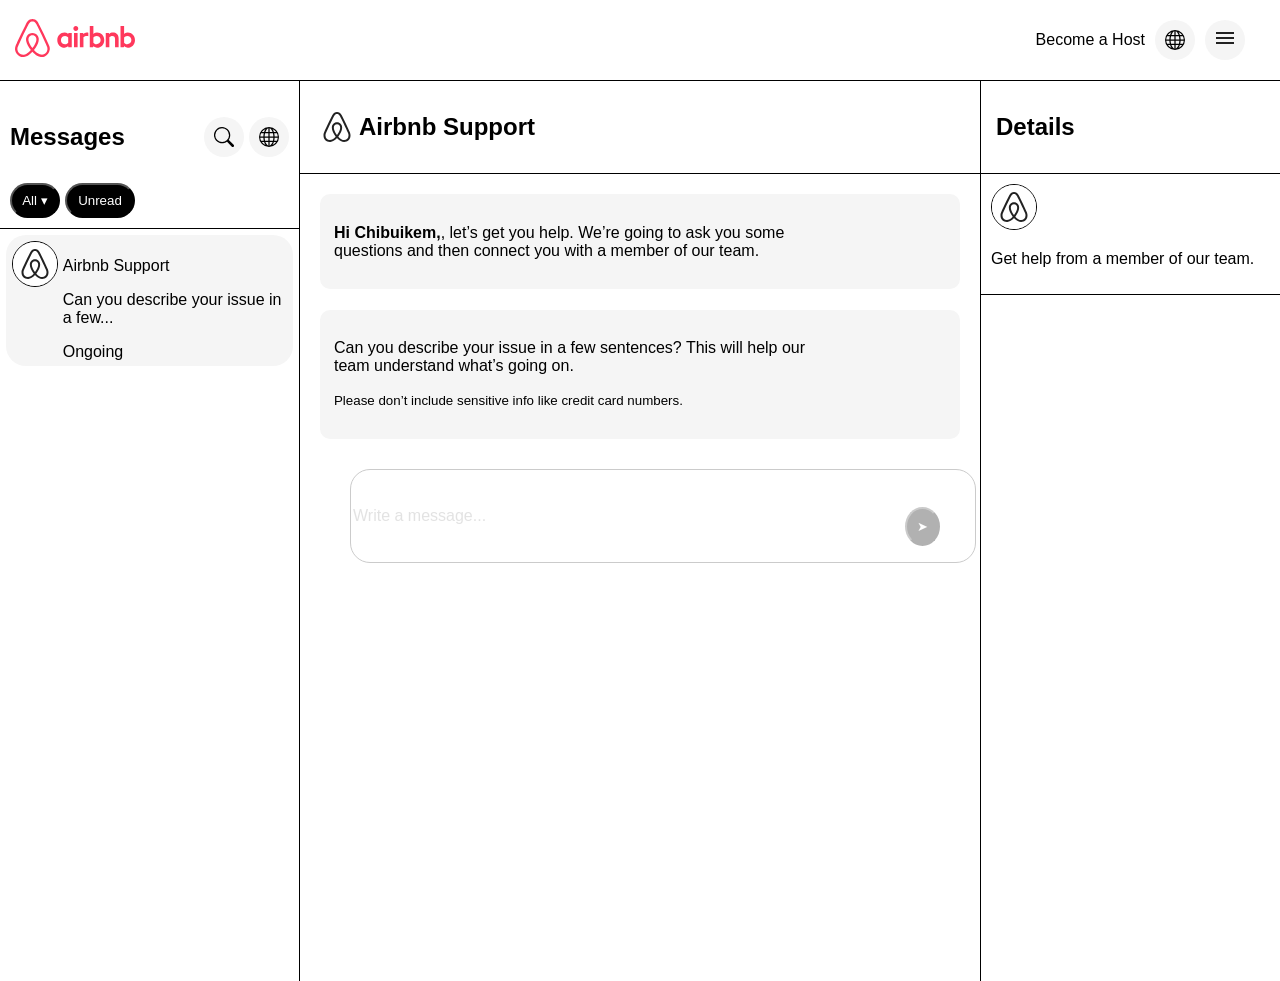
<file: Contact-us.html>
<!DOCTYPE html>
<html lang="en">
<head>
    <meta charset="UTF-8">
    <meta name="viewport" content="width=device-width, initial-scale=1.0">
    <title>Airbnb- Contact us</title>
    <link rel="stylesheet" href="contact-styles.css">
    <link rel="shortcut icon" href="images/Logo.svg" type="image/x-icon">
</head>
<body>
    <!-- Nav bar -->
    <nav class="airbub-navbar">
        <div class="nav-left">
            <a href="index.html">
        <img src="images/Logo.svg" alt="Logo" id="airbnb-logo">
            </a>
        </div>
        <div class="nav-right">
            <div class="text-one">
                <p>Become a Host</p>
            </div>
            <div class="two">
                <svg xmlns="http://www.w3.org/2000/svg" width="20" height="20" fill="currentColor" class="bi bi-globe" viewBox="0 0 16 16">
                    <path d="M0 8a8 8 0 1 1 16 0A8 8 0 0 1 0 8m7.5-6.923c-.67.204-1.335.82-1.887 1.855A8 8 0 0 0 5.145 4H7.5zM4.09 4a9.3 9.3 0 0 1 .64-1.539 7 7 0 0 1 .597-.933A7.03 7.03 0 0 0 2.255 4zm-.582 3.5c.03-.877.138-1.718.312-2.5H1.674a7 7 0 0 0-.656 2.5zM4.847 5a12.5 12.5 0 0 0-.338 2.5H7.5V5zM8.5 5v2.5h2.99a12.5 12.5 0 0 0-.337-2.5zM4.51 8.5a12.5 12.5 0 0 0 .337 2.5H7.5V8.5zm3.99 0V11h2.653c.187-.765.306-1.608.338-2.5zM5.145 12q.208.58.468 1.068c.552 1.035 1.218 1.65 1.887 1.855V12zm.182 2.472a7 7 0 0 1-.597-.933A9.3 9.3 0 0 1 4.09 12H2.255a7 7 0 0 0 3.072 2.472M3.82 11a13.7 13.7 0 0 1-.312-2.5h-2.49c.062.89.291 1.733.656 2.5zm6.853 3.472A7 7 0 0 0 13.745 12H11.91a9.3 9.3 0 0 1-.64 1.539 7 7 0 0 1-.597.933M8.5 12v2.923c.67-.204 1.335-.82 1.887-1.855q.26-.487.468-1.068zm3.68-1h2.146c.365-.767.594-1.61.656-2.5h-2.49a13.7 13.7 0 0 1-.312 2.5m2.802-3.5a7 7 0 0 0-.656-2.5H12.18c.174.782.282 1.623.312 2.5zM11.27 2.461c.247.464.462.98.64 1.539h1.835a7 7 0 0 0-3.072-2.472c.218.284.418.598.597.933M10.855 4a8 8 0 0 0-.468-1.068C9.835 1.897 9.17 1.282 8.5 1.077V4z"/>
                </svg>           
            </div>
            <div class="toggle">
                <span class="bars"></span>
            </div>
            
        </div>
            
    
    </nav>
    <!-- End nav bar -->

    <!-- Host Pop up -->
    <div class="host">
        <div class="h-content">
            <div class="header">
                <span id="closeHost">&times;</span>
            </div>
            <div class="header-body">
                <h2>What would you want to Host</h2>
                <div class="options">
                    <div class="serv-option">
                        <img src="icons/icons8-exterior-96.png" alt="">
                        <p>Homes</p>
                    </div>
                    <div class="serv-option">
                        <img src="icons/icons8-hot-air-balloon-96.png" alt="">
                        <p>Expierences</p>
                    </div>
                    <div class="serv-option">
                        <img src="icons/icons8-bellhop-bell-96.png" alt="">
                        <p>Services</p>
                    </div>
                </div>
            </div>
            <div class="header-footer">
                <button class="btn btn-secondary" id="next-btn">Next</button>
            </div>
        </div>
    </div>
    <!-- End Host Pop up -->

  <!-- Chat container -->
     <div class="chat-container">
        <aside class="side-bar">
            <div class="side-bar-head">
                <div class="side-head-1">
                    <h4>Messages</h4>
                    <div class="side-head-icons">
                        <div class="side-icons">
                            <svg xmlns="http://www.w3.org/2000/svg" width="20" height="20" fill="currentColor" class="desktop-search" viewBox="0 0 16 16">
                            <path d="M11.742 10.344a6.5 6.5 0 1 0-1.397 1.398h-.001q.044.06.098.115l3.85 3.85a1 1 0 0 0 1.415-1.414l-3.85-3.85a1 1 0 0 0-.115-.1zM12 6.5a5.5 5.5 0 1 1-11 0 5.5 5.5 0 0 1 11 0"/>
                            </svg>
                        </div>
                        <div class="side-icons">
                            <svg xmlns="http://www.w3.org/2000/svg" width="20" height="20" fill="currentColor" class="bi bi-globe" viewBox="0 0 16 16">
                                <path d="M0 8a8 8 0 1 1 16 0A8 8 0 0 1 0 8m7.5-6.923c-.67.204-1.335.82-1.887 1.855A8 8 0 0 0 5.145 4H7.5zM4.09 4a9.3 9.3 0 0 1 .64-1.539 7 7 0 0 1 .597-.933A7.03 7.03 0 0 0 2.255 4zm-.582 3.5c.03-.877.138-1.718.312-2.5H1.674a7 7 0 0 0-.656 2.5zM4.847 5a12.5 12.5 0 0 0-.338 2.5H7.5V5zM8.5 5v2.5h2.99a12.5 12.5 0 0 0-.337-2.5zM4.51 8.5a12.5 12.5 0 0 0 .337 2.5H7.5V8.5zm3.99 0V11h2.653c.187-.765.306-1.608.338-2.5zM5.145 12q.208.58.468 1.068c.552 1.035 1.218 1.65 1.887 1.855V12zm.182 2.472a7 7 0 0 1-.597-.933A9.3 9.3 0 0 1 4.09 12H2.255a7 7 0 0 0 3.072 2.472M3.82 11a13.7 13.7 0 0 1-.312-2.5h-2.49c.062.89.291 1.733.656 2.5zm6.853 3.472A7 7 0 0 0 13.745 12H11.91a9.3 9.3 0 0 1-.64 1.539 7 7 0 0 1-.597.933M8.5 12v2.923c.67-.204 1.335-.82 1.887-1.855q.26-.487.468-1.068zm3.68-1h2.146c.365-.767.594-1.61.656-2.5h-2.49a13.7 13.7 0 0 1-.312 2.5m2.802-3.5a7 7 0 0 0-.656-2.5H12.18c.174.782.282 1.623.312 2.5zM11.27 2.461c.247.464.462.98.64 1.539h1.835a7 7 0 0 0-3.072-2.472c.218.284.418.598.597.933M10.855 4a8 8 0 0 0-.468-1.068C9.835 1.897 9.17 1.282 8.5 1.077V4z"/>
                            </svg>
                        </div>
                    </div>
                </div>
                <div class="side-btn">
                        <div class="all">
                            <button class="filter-btn">All <span id="drop-down">&blacktriangledown;</span></button>
                            <div class="all-content">
                                <p>All</p>
                                <p>Travelling</p>
                                <p>Support</p>
                            </div>
                        </div>
                        <button class="filter-btn-u">Unread</button>
                </div>
            </div>

            <div class="messages-list">
                <div class="message-item-active">
                    <div class="a-icon">
                        <img src="images/airbnblogo.png" alt="">
                    </div>
                    <div class="info">
                        <p class="message-title">Airbnb Support</p>
                        <p class="message-preview">Can you describe your issue in a few...</p>
                        <span class="message-time">Ongoing</span>
                    </div>
                </div>
            </div>
        </aside>

        <section class="chat-message">
            <div class="chat-header">
                <img src="images/airbnblogo.png" alt="">
                <h4>Airbnb Support</h4>
            </div>
            <div class="chat-body">
                <div class="chat-entry">
                    <p><strong>Hi Chibuikem,</strong>, let’s get you help. We’re going to ask you some questions and then connect you with a member of our team.</p>
                </div>
                <div class="chat-entry">
                    <p>Can you describe your issue in a few sentences? This will help our team understand what’s going on.</p>
                    <p><small>Please don’t include sensitive info like credit card numbers.</small></p>
                </div>
                <div class="chat-input">
                    <input type="text" placeholder="Write a message...">
                    <button class="send-input">➤</button>
                </div>
            </div>
        </section>

         <!-- Details Section -->
        <aside class="details">
                <div class="details-header">
                    <h4>Details</h4>
                </div>
                <div class="details-body">
                    <img src="images/airbnblogo.png" alt="logo">
                    <p>Get help from a member of our team.</p>
                </div>
                
        </aside>
         <!-- End Details section -->
     </div>
  <!-- End Chat Container -->
   <script src="Contact-us.js">
   
   </script>
</body>
</html>
</file>
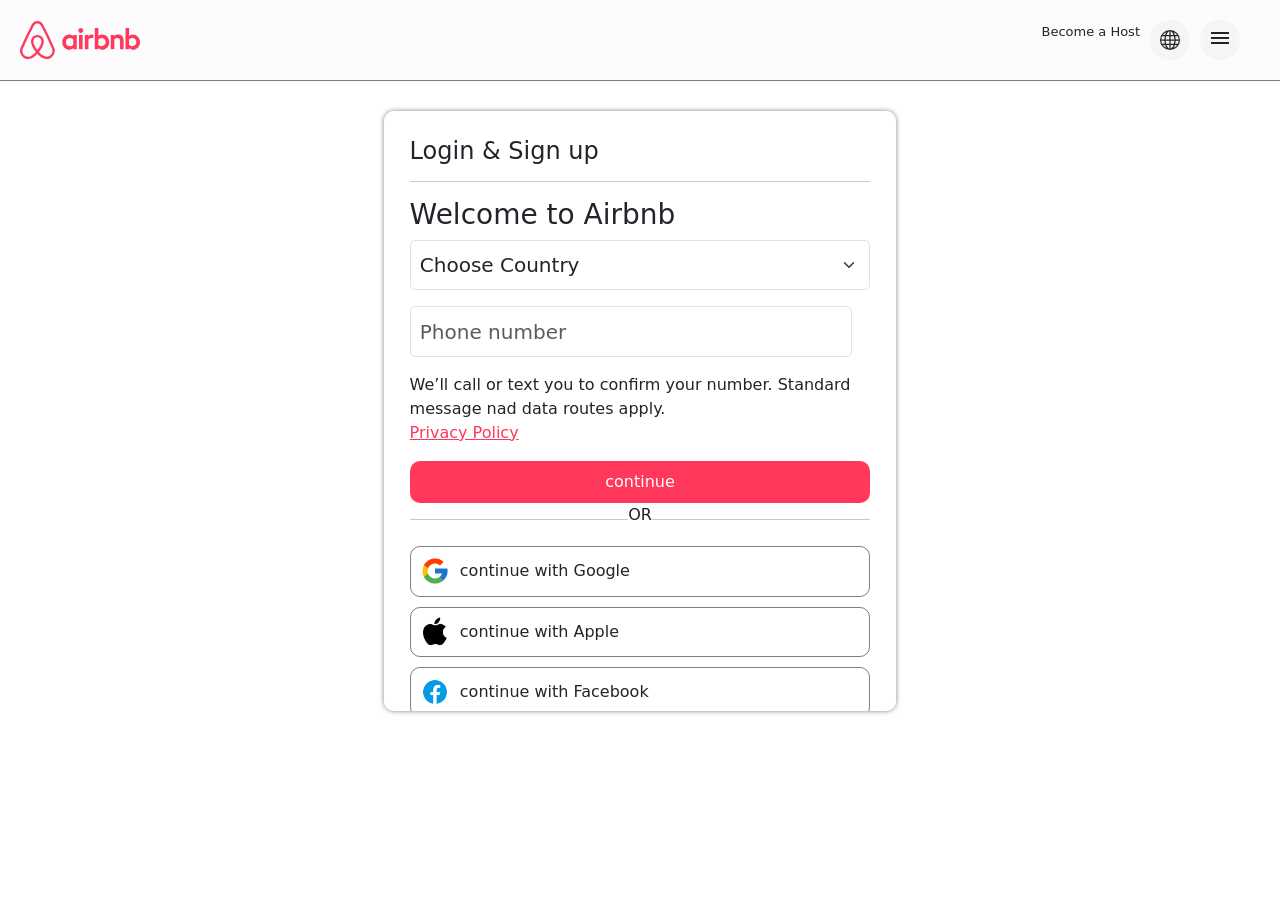
<file: login.html>
<!DOCTYPE html>
<html lang="en">
    <head>
        <meta charset="UTF-8">
        <meta name="viewport" content="width=device-width, initial-scale=1.0">
        <link rel="stylesheet" href="https://cdnjs.cloudflare.com/ajax/libs/font-awesome/6.7.2/css/all.min.css">
        <link rel="stylesheet" href="bootstrap-5.3.7-dist/css/bootstrap.min.css">
        <title>Airbnb-Sign up</title>
        <link rel="shortcut icon" href="images/Logo.svg" type="image/x-icon">
    </head>
    <style>
        .air-nav{
            display: flex;
            justify-content: space-between;
            align-items: center;
            padding: 20px;
            border-bottom: 1px solid rgb(0,0,0,0.5);
            margin-bottom: 30px;
            background-color: rgb(252, 252, 252);
        }
        .nav-right{
            display: flex;
            justify-content: center;
            align-items: center;
            margin-right: 20px;
            font-size: small;
            gap:10px;
        }
        #airbnb-logo{
            width: 120px;
        }
        .two{
            cursor: pointer;
            background-color: whitesmoke;
            width: 40px;
            height: 40px;
            border-radius: 50%;
            display: flex;
            align-items: center;
            justify-content: center;
        }
        .bars{
        background: #222222;
        display: inline-block;
        height: 2px;
        width: 18px;
        position: relative;
        right: -10.5px;
        bottom: -5px;
        align-items: center;
    }
    .bars::before,.bars::after{
        background: #222222;
        display: inline-block;
        height: 2px;
        width: 18px;
        position: absolute;
        content: "";
    }
    .bars::before{
        top: 5px;
    }
    .bars::after{
        top: -5px;
    }
    .toggle{
        cursor: pointer;
        background-color:whitesmoke;
        width: 40px;
        height: 40px;
        border-radius: 50%;
    }
        .form-general{
            width: 40%; height: 600px;
            background-color: white;
            padding: 2%;
            border-radius: 10px;
            overflow-y: auto;
            position: relative;
            left: 30%;
            box-sizing: border-box;
            box-shadow: 0px 0px 5px rgb(0,0,0,0.5);
        }
        .globe-become-overlay::-webkit-scrollbar{
            display: none;
        }
        .form-general::-webkit-scrollbar{
            display: none;
        }
        #hr-1{
            width: 100%;
        }
        #country,#phone{
            display: block;
            padding: 2%;
        }
        #country{
            width: 100%;
            border-radius: 5px;
            margin-bottom: 5px;
        }
        #phone{
            width: 96%;
            border-radius: 5px;
        }
        a{
            display: block;
            color: #ff385c;
        }
        p{
            text-wrap: wrap;
            width: 100%;
        }
        .continue{
            padding: 2%;
            text-align: center;
            color: white;
            background-color: #ff385c;;
            border-radius: 10px;
        }
        .line-text{
            display: flex;
        }
        .line-text hr{
            width: 50%;
        }
        .google,.apple,.facebook{
            border: 1px solid rgb(0,0,0,0.5);
            padding: 2%;
            margin: 10px 0;
            border-radius: 10px;
            display: flex;
            justify-content: flex-start;
            align-items: center;
            gap: 10px;
        }
        img{
            width: 30px;
        }
        p{
            opacity: 1;
        }
        @media screen and (max-width: 568px) {
            .form-general{
                width: 80%;
                position: relative;
                left: 10%; top: 3%;
            }
        }
    </style>
    <body>
        <nav class="air-nav">
            <div class="nav-left">
            <a href="index.html">
                <img src="images/Logo.svg" alt="Logo" id="airbnb-logo">
            </a>
            </div>
            <div class="nav-right">
                <div class="text-one">
                    <p>Become a Host</p>
                </div>
                <div class="two">
                    <svg xmlns="http://www.w3.org/2000/svg" width="20" height="20" fill="currentColor" class="bi bi-globe" viewBox="0 0 16 16">
                        <path d="M0 8a8 8 0 1 1 16 0A8 8 0 0 1 0 8m7.5-6.923c-.67.204-1.335.82-1.887 1.855A8 8 0 0 0 5.145 4H7.5zM4.09 4a9.3 9.3 0 0 1 .64-1.539 7 7 0 0 1 .597-.933A7.03 7.03 0 0 0 2.255 4zm-.582 3.5c.03-.877.138-1.718.312-2.5H1.674a7 7 0 0 0-.656 2.5zM4.847 5a12.5 12.5 0 0 0-.338 2.5H7.5V5zM8.5 5v2.5h2.99a12.5 12.5 0 0 0-.337-2.5zM4.51 8.5a12.5 12.5 0 0 0 .337 2.5H7.5V8.5zm3.99 0V11h2.653c.187-.765.306-1.608.338-2.5zM5.145 12q.208.58.468 1.068c.552 1.035 1.218 1.65 1.887 1.855V12zm.182 2.472a7 7 0 0 1-.597-.933A9.3 9.3 0 0 1 4.09 12H2.255a7 7 0 0 0 3.072 2.472M3.82 11a13.7 13.7 0 0 1-.312-2.5h-2.49c.062.89.291 1.733.656 2.5zm6.853 3.472A7 7 0 0 0 13.745 12H11.91a9.3 9.3 0 0 1-.64 1.539 7 7 0 0 1-.597.933M8.5 12v2.923c.67-.204 1.335-.82 1.887-1.855q.26-.487.468-1.068zm3.68-1h2.146c.365-.767.594-1.61.656-2.5h-2.49a13.7 13.7 0 0 1-.312 2.5m2.802-3.5a7 7 0 0 0-.656-2.5H12.18c.174.782.282 1.623.312 2.5zM11.27 2.461c.247.464.462.98.64 1.539h1.835a7 7 0 0 0-3.072-2.472c.218.284.418.598.597.933M10.855 4a8 8 0 0 0-.468-1.068C9.835 1.897 9.17 1.282 8.5 1.077V4z"/>
                    </svg>           
                </div>
                <div class="toggle">
                    <span class="bars"></span>
                </div>
                
            </div>
        </nav>
        <form action="#" class="form-general">
            <h4>Login & Sign up</h4>
            <hr id="hr-1">
            <h3>Welcome to Airbnb</h3>
            <select name="" id="country" class="form-select form-select-lg mb-3 xl-col-12 lg-col-12 md-col-12 sm-col-12">
                <option>Choose Country </option>
                <option value="USA" >America(+1)</option>
                <option value="ALB" >Albania(+355)</option>
                <option value="BNG">Bangadesh(+880) </option>
                <option value="CMR">Cameroon(+237)</option>
                <option value=" BHA">Bahamas(+2)</option>
                <option value=" EGY">Egypt(+20)</option>
                <option value="ETH" >Etheopia(+251)</option>
                <option value="FRC" >France(+33)</option>
                <option value="MOR" >Morocco(+212)</option>
                <option value="NGR" >Nigeria(+234)</option>
            </select>
            <input type="number" name="" id="phone" placeholder="Phone number" class="form-control form-control-lg mb-3">
            <p> We’ll call or text you to confirm your number. Standard message nad data routes apply.  <a href="#">Privacy Policy</a></p> 
        
            <div class="continue bg-blue">
                continue
            </div>
            <div class="line-text">
                <hr>
                OR
                <hr>
            </div>
            <div class="google">
                <img src="icons/icons8-google-48.png" alt="">continue with Google
            </div>
            <div class="apple">
                <img src="icons/icons8-apple-inc-50.png" alt="">continue with Apple
            </div>
            <div class="facebook">
                <img src="icons/icons8-facebook-48.png" alt="">continue with Facebook
            </div>
        </form>
        
        <script src="bootstrap-5.3.7-dist/js/bootstrap.min.js"></script>
    </body>
</html>
</file>
<file: styles.css>
:root{
    --background:repeating-linear-gradient(180deg,  #ffffff3e 50%, black);
    --varied_background-color:red;
    --acent-color:#ff385c;
    --font: -apple-system, BlinkMacSystemFont, "Segoe UI", Roboto, Helvetica, Arial, sans-serif;
    /* --font_size:medium */
}



/* Header body */
html, body {
  margin: 0; /* Remove default margins */
  padding: 0;  /* Remove default padding */
  background-color: var(--background-color);

}

body {
  /* margin: 18px; */
  font-family: var(--font);
  min-height: 100vh;
  display: flex;
  flex-direction: column;
  background-color:var(--background)
}
.nav-header {
  background-color:rgb(250, 250, 250);
  padding: 2%;
  margin: 0;
  /* height: 200px; */
  transition: all 0.3s ease;
}
    /* Default desktop nav bar styling */
.navbar {
  display: flex;
  justify-content: space-around;
  align-items: center;
  padding: 0 10px;
  margin-bottom: 20px;
}

.navbar-logo .logo {
    height: 80px;
    width: 80px;
}
.nav-middle{
    display: flex;
    justify-content: center;
    align-items: center;
    gap: 20px;
}
.nav-last{
    display: flex;
    justify-content: flex-end;
    align-items: center;
    gap: 20px;
}
.bars{
    background: #222222;
    display: inline-block;
    height: 2px;
    width: 18px;
    position: relative;
    right: -10px;
    bottom: -3px;
    align-items: center;
}
.bars::before,.bars::after{
    background: #222222;
    display: inline-block;
    height: 2px;
    width: 18px;
    position: absolute;
    content: "";
}
.bars::before{
    top: 5px;
}
.bars::after{
    top: -5px;
}
.toggle{
    cursor: pointer;
     background-color: #e3e3e3;
     width: 40px;
     height: 40px;
     border-radius: 30px;
     position: relative;
     left: 8%;
}
.globe{
    cursor: pointer;
     background-color: #e3e3e3;
     width: 40px;
     height: 40px;
     border-radius: 50%;
     position: relative;
     left: 13%;
    display: flex;
    justify-content: center;
    align-items: center;
     
}

.text{
    position: relative;
    left: 17%;
}
.Services{
     display: flex;
    justify-content: center;
    align-items: center;
    gap: 10px;
}
.Expierences {
    display: flex;
    justify-content: center;
    align-items: center;
    gap: 10px;
}
.Homes {
    display: flex;
    justify-content: center;
    align-items: center;
    gap: 10px;
    border-bottom: 3px solid black; 
}
.Homes img,.Expierences img, .Services img{
    width: 45px;
}
.info-overlay{
    display: none;
    position: fixed;
    top: 0; left: 0;
    width: 100%; height: 100%;
    background-color: rgba(0, 0, 0, 0.5);
}
.info{
    padding: 1%;
    border-radius: 20px;
    display: none;
    position: absolute;
    background-color: #fff;
    right: 10%;
    box-shadow: 0px 0px 10px rgb(255, 254, 254);
}
.info>.info-img-text{
    display: flex;
}
.info>.info-img-text p{
    text-wrap: wrap;
    width: 150px;
    font-size: small; 
}
.info p, .info a{
    text-wrap: wrap;
    width: 200px;
    font-size: small;
}
/* Become a host styling */
.become-overlay{
    position: fixed;
    top: 0; left: 0;
    background-color: rgba(0, 0, 0, 0.5);
    width: 100%; height: 100%;
    z-index: 1000;
    display: none;
}
.become-general{
    position: relative;
    left: 13%; top: 15%;
    width: 70%;
    background-color: white;
    padding: 3%;
    border-radius: 10px;
}
.become-flex{
    display: flex;
    justify-content: space-evenly;
    align-items: center;
    gap: 10px;
    margin-bottom: 20px;
}
.become-home,.become-exp,.become-service{
    width: 100%;
    height: 300px;
    border: 1.5px solid black;
    opacity: 0.5;
    border-radius: 20px;
    align-items: center;
}
.become-home:hover,.become-exp:hover,.become-service:hover{
    opacity: 1;
}
.become-home>img,.become-exp>img,.become-service>img{
    position: relative;
    left: 30%; top: 30%;
    width: 100px; height: 100px;
}
.become-btn{
    padding: 0.5%;
    width: 90px;
    position: relative;
    left: 89%;
}
/* Desktop nav on scroll styling */
.nav-on-Scroll{
    position: fixed;
    top: 0%; left: 0; right: 0;
    width: 100%;
    padding: 3%;
    display: flex;
    justify-content: space-between;
    z-index: 1000;
    background-color: #fff;
    box-shadow: 0 2px 5px rgba(0, 0, 0, 0.1);
    opacity: 0;
    visibility: hidden;  
    transition: opacity 0.3s ease, visibility 0.3s ease;
}
.nav-on-Scroll.show-navbar {
    opacity: 1;
    visibility: visible;
}
.nav-on-Scroll>.navbar-logo{
    position: absolute;
    top: 5%;
}
.nav-on-Scroll>.text{
    position: absolute;
    top: 5%; left: 75%;
    margin-right: 2%;
}
.nav-on-Scroll>.globe{
    position: absolute;
    top: 8%; left: 85%;
}
.nav-on-Scroll>.toggle{
    position: absolute;
    top: 8%; left: 89%;
}
.search-nav-general{
    display: flex;
    justify-content: space-evenly;
    width: 30%;
    background-color: rgb(255, 255, 254);
    position:absolute;
    top: 10%; left: 30%;
    border-radius: 200px;
    box-shadow: 0 2px 5px rgba(0, 0, 0, 0.1);
    border: 2px solid rgba(0, 0, 0, 0.1);
}
.search-nav-general>.homes-icon{
    padding:1% 2%;
    border-radius: 200px;
}
.search-nav-general>.search-nav-div{
    background-color: var(--acent-color);
    width: 35px; height: 35px;
    border-radius: 50px;
    position: absolute;
    top: 13%; left: 90%;
}
.desktop-search{
    position: absolute;
    top: 23%; left:23%;
    width: 19px;
    color: #fff;
}
.search-nav-general>.search-nav-item{
    width: 100%;
    height: max-content;
    border-radius: 200px;
}
.search-nav-general>.search-nav-item:hover, .search-nav-general>.homes-icon:hover{
    background-color: whitesmoke;
}
.search-nav-general>.search-nav-div:hover{
    background-color:  rgba(142, 2, 25, 0.745);
}
.bottom-nav,.phone-nav,.phone-nav-Scroll{
    display: none;
}

/* Search Section */
.search-container{
    background-color:#fff;
    display: flex;
    justify-content: center;
    align-items: center;
    margin-top: 80px;
    height: 10%;
    width: 70%;
    position: relative;
    left: 12%;
    top: -20px;
    border-radius: 1500px;
    box-shadow: 0px 4px 5px rgb(166, 165, 165);
}
.search-container>.search-item{
    border-radius: 25px; 
    padding: 0px 20px;
    width: 100%;
    height: 50%;
    text-align: left;
}
.search-container>.search-item>p{
    font-size: small;
}
.search-item:hover{
    background-color: #efefefdf;
}
.bi-search{
    position: absolute;
    left: 23%;
    top: 10px;
    color: #fff;
    border-radius: 20px;
}
.search-item:nth-child(4)+.div{
    background-color: #ff385c;
    width: 40px;
    height: 40px;
    border-radius: 80px;
    position: absolute;
    left: 93%;
    top: 10px;
}
.search-item:nth-child(4) +.div:hover{
    background-color:  rgba(142, 2, 25, 0.745);
}
.block-text{
    display: block;
}
/* Main Content styling */
.main{
    margin-top: 20px;
}
.content {
    padding: 10px;
}
.items-container {
    display: grid;
    grid-template-columns: repeat(8, auto);
    gap:10px;
    overflow-x: auto;
}
.items-container>.item {
    border-radius: 30px;
    height: fit-content;
    width: 200px;
}
.items-container>.item>.item-info>.info-div {
    display: flex;
    justify-content: center;
    align-items: center;
    gap: 35px;
    width: 100%;
    padding:10px;
    border-radius: 10px;
    position: absolute;
    top: 5%;
}
.items-container>.item>.item-info>.info-div>.item-text{
    background-color: rgba(0, 0, 0, 0.5);
    padding: 3%;
    border-radius: 20px;
    font-size: small;
    color: #fff;
}
.items-container>.item>.item-info{
    position: relative;
    height: 200px;
    background-color:rgba(0, 0, 0, 0.5);
    border-radius: 30px;
}
.items-container>.item>.item-info>img {
    width: 100%;
    height: 200px;
    object-fit: cover;
    background-color:black;
    border-radius: 30px;
    box-shadow: 0 4px 10px rgba(0, 0, 0, 0.2);
}

.items-container>.item >p {
    font-size: 14px;
    color: #333;
    line-height: 1.5;
    padding: auto 2%;
}
.items-container>.item >p> span{
    display: block;
    font-size: small;
}
.items-container::-webkit-scrollbar{
    display: none;
 }

.container {
  background-color: #fff;
  font-family: -apple-system, BlinkMacSystemFont, "Segoe UI", Roboto, Helvetica, Arial, sans-serif;
  margin-left: 19px;
  padding: 0;
  margin-right: 15px;
}
.bi-heart{
     object-fit: contain;
     color: white;
     border-radius: 50%;
     width: 50px;
     height: 25px;
}



/* Tabs Section */
.tabs-section {
  position: relative; 
  padding:30px;
  background-color: whitesmoke;
}
.tab-header{
    display: flex;
    justify-content: flex-start;
    align-items: center;
    gap: 20px;
}
.tab-header::-webkit-scrollbar{
        display: none;
    }
.tabs-section>.dropdown-menu> .dropdown-item{
     background-color:  whitesmoke;
     /* padding: 1%; */
}

.tabs-section a{
    text-decoration: none;
    color: black;
}
.tab-header ~ .dropdown-menu .dropdown-item:nth-child(1){
    grid-template-columns: 1fr 1fr 1fr 1fr 1fr;
    display: grid;
    column-gap: 10px;
    row-gap: 5px;
}

.dropdown-menu .dropdown-item:nth-child(2),
.dropdown-menu .dropdown-item:nth-child(3),
.dropdown-menu .dropdown-item:nth-child(4){
    display: none;
}

.dropdown-item{
    background-color: #fff;
}
.item{
    background-color: transparent;
    border: none;
    box-shadow: none;
}
.dropdown-item > .item {
    text-align: center;
}
.dropdown-item> .item:hover{
    box-shadow: none;
}

hr{
    width: 97%;
    text-align: left;
}


/* Footer Styling */
.footer{
    background-color: whitesmoke;
    border-top: 1px solid #dddddd;
    color: #222222;
    font-size: 14px;
    padding: 20px 0 24px;
    width: 100%; 
    margin: 0;
    /* box-sizing: border-box;  */
}
footer {
    background-color: #f7f7f7;
    /* border-top: 1px solid #dddddd; */
    color: #222222;
    font-size: 14px;
    padding: 20px 0 24px;
    width: 100%; 
    margin: 0;
    /* box-sizing: border-box;  */
}

.footer-container {
    max-width: 1120px;
    margin: 0 auto;
    padding: 0 18px; 
}

.footer-main {
    display: grid;
    grid-template-columns: repeat(3, 1fr);
    gap: 24px;
}

.footer-column-title {
    font-weight: 600;
    margin-bottom: 16px;
    font-size: 14px;
}

.footer-column-links {
    list-style: none;
    padding: 0;
    margin: 0;
}

.footer-column-links li {
    margin-bottom: 12px;
}

.footer-column-links a {
    color: #222222;
    text-decoration: none;
    transition: color 0.2s ease;
}

.footer-column-links a:hover {
    color: #717171;
    text-decoration: underline;
}

.footer-divider {
    height: 1px;
    background-color: whitesmoke;
    margin: 30px 0;
}

.footer-bottom {
    display: flex;
    justify-content: space-between;
    align-items: center;
    flex-wrap: wrap;
    gap: 16px;
}

.footer-bottom-left {
    display: flex;
    align-items: center;
    flex-wrap: wrap;
    gap: 8px;
}

.footer-bottom-left p {
    margin: 0;
}

.footer-legal-links {
    display: flex;
    align-items: center;
    gap: 8px;
}

.footer-legal-links a {
    color: #222222;
    text-decoration: none;
}

.footer-legal-links a:hover {
    text-decoration: underline;
}



.footer-bottom-right {
    display: flex;
    align-items: center;
    gap: 16px;
}


/* Tablet view */
@media screen and (max-width: 1077px) {
    /* Nav bar styling */
    .nav-header{
        height: 200px;
    }
    .navbar{
        position: relative;
        top: 0; left: 0;
        display:flex;
        justify-content: space-around;
        padding: auto 5%;
    }
        .nav-middle{
        display: flex;
        justify-content: center;
        align-items: center;
        gap: 20px;
    }
    .nav-last{
        display: flex;
        justify-content: flex-end;
        align-items: center;
        gap: 20px;
    }
    .navbar> .Homes,.navbar> .Expierences,.navbar> .Services{
        display: flex;
        padding: auto;
        
    } 
    .navbar>.Homes{
        position: absolute;
        left: 20%; top: 40%;
        margin-right: 2%;
        display: flex;
        justify-content: center;
        gap: 10px;
    }
    .navbar>.Expierences{
        position: absolute;
        left: 33%; top: 40%;
        margin-right: 3%;
        display: flex;
        justify-content: center;
        gap: 10px;
    }
    .navbar>.Services{
        position: absolute;
        left: 50%; top: 40%;
        margin-right: 3%;
        display: flex;
        justify-content: center;
        gap: 10px;
    }
    .navbar>.text{
        position: relative;
        left:60%;
        margin-right: 2%;
    }
    .navbar>.globe{
        position: relative;
        left: 60%;
        margin-right: 2%;
    }
    .navbar>.toggle{
        position: relative;
        left: 60%;
    }
    /* Nav ar on scroll */
    .nav-on-Scroll{
    position: fixed;
    top: 0%; left: 0; right: 0;
    width: 100%;
    padding: 4%;
    display: flex;
    justify-content: space-between;
    z-index: 1000;
    background-color: #fff;
    box-shadow: 0 2px 5px rgba(0, 0, 0, 0.1);
    opacity: 0;
    visibility: hidden;  
    transition: opacity 0.3s ease, visibility 0.3s ease;
    }
    .nav-on-Scroll.show-navbar {
        opacity: 1;
        visibility: visible;
    }
    .nav-on-Scroll>.navbar-logo{
        position: absolute;
        top: 5%;
    }
    .nav-on-Scroll>.text{
        position: absolute;
        top: 5%; left: 70%;
        margin-right: 2%;
    }
    .nav-on-Scroll>.globe{
        position: absolute;
        top: 8%; left: 81%;
    }
    .nav-on-Scroll>.toggle{
        position: absolute;
        top: 8%; left: 86%;
    }
    .search-nav-general{
        display: flex;
        justify-content: space-evenly;
        width: 35%;
        background-color: rgb(255, 255, 254);
        position:absolute;
        top: 10%; left: 25%;
        border-radius: 200px;
        box-shadow: 0 2px 5px rgba(0, 0, 0, 0.1);
        border: 2px solid rgba(0, 0, 0, 0.1);
    }
    .search-nav-general>.homes-icon{
        padding:1% 2%;
        border-radius: 200px;
    }
    .search-nav-general>.search-nav-div{
        background-color: var(--acent-color);
        width: 35px; height: 35px;
        border-radius: 50px;
        position: absolute;
        top: 13%; left: 89%;
    }
    .desktop-search{
        display: flex;
        justify-content: center;
        align-items: center;
        color: #fff;
    }
    .search-nav-general>.search-nav-item{
        width: 100%;
        height: max-content;
    }
    .search-nav-general>.search-nav-item:hover, .search-nav-general>.homes-icon:hover{
        background-color: whitesmoke;
    }
    .search-nav-general>.search-nav-div:hover{
        background-color:  rgba(142, 2, 25, 0.745);
    }

    /* Search Bar styling */
    .search-container{
    background-color:#fff;
    display: flex;
    justify-content: center;
    align-items: center;
    margin-top: 50px;
    height: 60px;
    width: 75%;
    position: relative;
    left: 13%;
    top: -20px;
    border-radius: 1500px;
    box-shadow: 0px 4px 5px rgb(166, 165, 165);
}
 .search-container>.search-item{
    border-radius: 25px; 
    width: 100%;
    height: max-content;
    text-align: left;
}
.search-container>.search-item>p{
    font-size: small;
}
.search-item:hover{
    background-color: #efefefdf;
}
.bi-search{
    color: #fff;
    border-radius: 20px;
}
.search-item:nth-child(4)+.div{
    background-color: #ff385c;
    width: 40px;
    height: 40px;
    border-radius: 50%;
    position: absolute;
    left: 93%;
    top: 10px;
    display: flex;
    justify-content: center;
    align-items: center;
}
.search-item:nth-child(4) +.div:hover{
    background-color:  rgba(142, 2, 25, 0.745);
}
    /* Main items styling */
    .main{
        margin-top: 7%;
    }
    .items-container{
        display: grid;
        grid-template-columns: repeat(8, auto);
        overflow-x: auto;
        align-items: center;
    }
    .items-container>.item{
        width: 200px;
    }
    .items-container>.item>.item-info>img{
        border-radius: 20px;
    }
    .items-container::-webkit-scrollbar{
        display: none;
    }
    .items-container>.item:hover {
        transform: translateY(-5px);
        box-shadow: 0 4px 10px rgba(0, 0, 0, 0.2);
    }
.tab-header::-webkit-scrollbar{
        display: none;
    }
    .tabs-section>.tab-header ~ .dropdown-menu .dropdown-item:nth-child(1){
        display: grid;
        grid-template-columns: repeat(4, auto);
        /* gap: 30%; */
    }
    .tabs-section>.tab-header ~ .dropdown-menu .dropdown-item:nth-child(3){
        display: grid;
        grid-template-columns: repeat(3, auto);
        /* gap: 30%; */
    }
    .tabs-section>.tab-header ~ .dropdown-menu .dropdown-item:nth-child(4){
        display: grid;
        grid-template-columns: repeat(4, auto);
        /* gap: 30%; */
    }

    /* Footer Styling */
     .footer-main {
        grid-template-columns: 3fr;
        gap: 50px;
    }

    .footer-bottom {
        flex-direction: column;
        align-items: flex-start;
    }

    .footer-bottom-right {
        width: 100%;
        justify-content: space-between;
        margin-top: 16px;
    }

    .footer-column-title {
        cursor: pointer;
        display: flex;
        justify-content: space-between;
        align-items: center;
    }

}
@media screen and (max-width: 950px) {
    .nav-header{
        height: 200px;
    }
    .navbar {
        display: flex;
        justify-content: space-around;
        align-items: center; 
        gap: 25px;
    }
    .nav-middle{
        display: flex;
        justify-content: center;
        align-items: center;
        gap: 20px;
    }
    .nav-last{
        display: flex;
        justify-content: flex-end;
        align-items: center;
        gap: 20px;
    }

   .navbar>.navbar-logo {
        display: block;
    }
    
    .navbar>.Homes>.nav-homes,.navbar>.Expierences>.nav-exp,.navbar>.Services>.nav-service{
        display: block;
        font-size:small;
    }
    .text{
        font-size: small;
        
    }
    
    /* Nav bar on scroll */
    .nav-on-Scroll{
    position: fixed;
    top: 0%; left: 0; right: 0;
    width: 100%;
    padding: 4%;
    display: flex;
    justify-content: space-between;
    z-index: 1000;
    background-color: #fff;
    box-shadow: 0 2px 5px rgba(0, 0, 0, 0.1);
    /* visibility: hidden;   */
}
    .nav-on-Scroll>.navbar-logo{
        position: absolute;
        top: 2%;
    }
    .nav-on-Scroll>.text{
        position: absolute;
        top: 9%; left: 68%;
        margin-right: 2%;
        font-size: 12px;
    }
    .nav-on-Scroll>.globe{
        position: absolute;
        top: 8%; left: 79%;
    }
    .nav-on-Scroll>.toggle{
        position: absolute;
        top: 8%; left: 85%;
    }
    .search-nav-general{
        display: flex;
        justify-content: space-evenly;
        width: 45%;
        background-color: rgb(255, 255, 254);
        position:absolute;
        top: 10%; left: 20%;
        border-radius: 200px;
        box-shadow: 0 2px 5px rgba(0, 0, 0, 0.1);
        border: 2px solid rgba(0, 0, 0, 0.1);
    }
    .search-nav-general>.homes-icon{
        padding:1% 2%;
        border-radius: 200px;
    }
    .search-nav-general>.search-nav-div{
        background-color: var(--acent-color);
        width: 30px; height: 30px;
        border-radius: 50px;
        position: absolute;
        top: 13%; left: 90%;
    }
    .desktop-search{
        position: absolute;
        top: 17%; left:25%;
        width: 50%;
        color: #fff;
    }
    .search-nav-general>.search-nav-item{
        width: 100%;
        height: max-content;
        border-radius: 200px;
    }
    .search-nav-general>.search-nav-item>p{
        font-size: small;
    }
    .search-nav-general>.search-nav-item:hover, .search-nav-general>.homes-icon:hover{
        background-color: whitesmoke;
    }
    .search-nav-general>.search-nav-div:hover{
        background-color:  rgba(142, 2, 25, 0.745);
    }
    .search-container{
        width: 80%; 
        height: 60px;
        position: relative;
        left: 10%; top: 0;
    }
        .bi-search{
        width: 20px;
        height: 20px;
    }
    .search-item:nth-child(4)+.div{
        width: 40px;
        height: 40px;
       display: flex;
       justify-content: center;
       align-items: center;
    }
    .search-container>.search-item{
        width: 100%;
        padding: auto 10%;
    }

    /* Main Items Stylng */
     .items-container{
        display: grid;
        grid-template-columns: repeat(8, auto);
        overflow-x: auto;
        align-items: center;
    }
    .items-container>.item{
        width: 200px;
    }
    .items-container>.item>.item-info>img{
        border-radius: 20px;
    }
    .items-container::-webkit-scrollbar{
        display: none;
    }
    .items-container>.item:hover {
        transform: translateY(-5px);
        box-shadow: 0 4px 10px rgba(0, 0, 0, 0.2);
    }
    /* Tabs section */
    .tab-header{
        display: flex;
        justify-content: flex-start;
        align-items: center;
        gap: 20px;
        overflow-x: auto;
    }
    .tab-header::-webkit-scrollbar{
        display: none;
    }
     .tabs-section>.tab-header ~ .dropdown-menu .dropdown-item:nth-child(1){
        display: grid;
        grid-template-columns: repeat(4, auto);
        /* gap: 30%; */
    }
    .tabs-section>.tab-header ~ .dropdown-menu .dropdown-item:nth-child(3){
        display: grid;
        grid-template-columns: repeat(3, auto);
        /* gap: 30%; */
    }
    .tabs-section>.tab-header ~ .dropdown-menu .dropdown-item:nth-child(4){
        display: grid;
        grid-template-columns: repeat(4, auto);
        /* gap: 30%; */
    }

    /* Footer Styling */
    .footer-main {
        grid-template-columns: 3fr;
        gap: 50px;
    }

    .footer-bottom {
        flex-direction: column;
        align-items: flex-start;
    }

    .footer-bottom-right {
        width: 100%;
        justify-content: space-between;
        margin-top: 16px;
    }

    .footer-column-title {
        cursor: pointer;
        display: flex;
        justify-content: space-between;
        align-items: center;
    }
}


/* Phone View */
@media  (max-width: 768px) {
    /* Nav bar styling */
    .nav-header{
        height: 200px;
    }
    .navbar {
        display: flex;
        justify-content: space-around;
        align-items: center; 
        gap: 10px;
    }
    .nav-middle{
        display: flex;
        justify-content: center;
        align-items: center;
        gap: 10px;
    }
    .nav-last{
        display: flex;
        justify-content: flex-end;
        align-items: center;
        gap: 15px;
    }

   .navbar>.navbar-logo {
        margin-bottom: 10px; 
        display: block;
    }
    .nav-middle>.Homes{
        display: flex;
        justify-content: center;
        align-items: center;
        gap: 5px;  
    }
    .nav-middle>.Homes>img,.nav-middle>.Expierences>img,.nav-middle>.Services>img {
        width: 30px;
        height: 30px;
    }
    .nav-middle>.Expierences{
        display: flex;
        justify-content: center;
        align-items: center;
        gap: 5px;
    }
    .nav-middle>.Services{
        display: flex;
        justify-content: center;
        align-items: center;
        gap: 5px;
    }
    .nav-middle>.Homes>.nav-homes,.nav-middle>.Expierences>.nav-exp,.nav-middle>.Services>.nav-service{
        display: block;
        font-size:small;
    }
    .nav-last>.text{
        font-size: x-small;
    }
    .nav-last>.globe{
        display: flex;
        justify-content: center;
        align-items: center;
    }
    .navbar>.toggle{
        display: flex;
        justify-content: center;
        align-items: center;
    }
    /* Nav bar on scroll */
    .nav-on-Scroll{
    position: fixed;
    top: 0%; left: 0; right: 0;
    width: 100%;
    padding: 5%;
    display: flex;
    justify-content: space-between;
    align-items: center;
    z-index: 1000;
    background-color: #fff;
    box-shadow: 0 2px 5px rgba(0, 0, 0, 0.1);
    /* visibility: hidden;   */
}
    .nav-on-Scroll>.navbar-logo{
        position: absolute;
        top: 2%;
    }
    .nav-on-Scroll>.text{
        position: absolute;
        top: 9%; left: 67%;
        margin-right: 2%;
        font-size: 12px;
    }
    .nav-on-Scroll>.globe{
        position: absolute;
        top: 8%; left: 79%;
    }
    .nav-on-Scroll>.toggle{
        position: absolute;
        top: 8%; left: 85%;
    }
    .search-nav-general{
        display: flex;
        justify-content: space-evenly;
        width: 45%;
        background-color: rgb(255, 255, 254);
        position:absolute;
        top: 10%; left: 20%;
        border-radius: 200px;
        box-shadow: 0 2px 5px rgba(0, 0, 0, 0.1);
        border: 2px solid rgba(0, 0, 0, 0.1);
    }
    .search-nav-general>.homes-icon{
        padding:1% 2%;
        border-radius: 200px;
    }
    .search-nav-general>.search-nav-div{
        background-color: var(--acent-color);
        width: 30px; height: 30px;
        border-radius: 50px;
        position: absolute;
        top: 13%; left: 90%;
    }
    .desktop-search{
        position: absolute;
        top: 17%; left:25%;
        width: 50%;
        color: #fff;
    }
    .search-nav-general>.search-nav-item{
        width: 100%;
        height: max-content;
        border-radius: 200px;
    }
    .search-nav-general>.search-nav-item>p{
        font-size: small;
    }
    .search-nav-general>.search-nav-item:hover, .search-nav-general>.homes-icon:hover{
        background-color: whitesmoke;
    }
    .search-nav-general>.search-nav-div:hover{
        background-color:  rgba(142, 2, 25, 0.745);
    }
    .search-container{
        width: 80%; 
        position: absolute;
        left: 10%; top:15%;
    }
        .bi-search{
        width: 20px;
        height: 20px;
        position: absolute;
        top: 25%;
        left: 25%;
    }
    .search-item:nth-child(4)+.div{
        width: 40px;
        height: 40px;
        position: absolute;
        left: 91%; top: 15%;
    }
    .search-container>.search-item{
        width: 20%;
        padding: auto 10%;
    }

    /* Main Items styling */
     .items-container{
        display: grid;
        grid-template-columns: repeat(8, auto);
        overflow-x: auto;
        align-items: center;
    }
    .items-container>.item{
        width: 200px;
    }
    .items-container>.item>.item-info>img{
        border-radius: 20px;
    }
    .items-container::-webkit-scrollbar{
        display: none;
    }
    .items-container>.item:hover {
        transform: translateY(-5px);
        box-shadow: 0 4px 10px rgba(0, 0, 0, 0.2);
    }
    /* Tabs section */
    .tab-header{
        display: flex;
        justify-content: flex-start;
        align-items: center;
        gap: 20px;
        overflow-x: auto;
    }
    .tab-header::-webkit-scrollbar{
        display: none;
    }
    .tabs-section>.tab-header ~ .dropdown-menu .dropdown-item:nth-child(1){
        display: grid;
        grid-template-columns: repeat(3, auto);
        /* gap: 30%; */
    }
    .tabs-section>.tab-header ~ .dropdown-menu .dropdown-item:nth-child(2){
        display: grid;
        grid-template-columns: repeat(3, auto);
        /* gap: 30%; */
    }
    .tabs-section>.tab-header ~ .dropdown-menu .dropdown-item:nth-child(3){
        display: grid;
        grid-template-columns: repeat(2, auto);
        /* gap: 30%; */
    }
    .tabs-section>.tab-header ~ .dropdown-menu .dropdown-item:nth-child(4){
        display: grid;
        grid-template-columns: repeat(3, auto);
        /* gap: 30%; */
    }
}

/* Small phone view */
@media screen and (max-width: 600px) {
    /* navbar styling */
    .navbar{
        display: none;
    }
    .navbar> .Homes,.navbar> .Expierences,.navbar> .Services{
        display: none;
        padding: auto;
    }
    .navbar>.text{
        display: none;
    }
     .navbar>.globe{
        display: none;
        position: relative;
        left: 60%;
        margin-right: 2%;
    }
    .navbar>.toggle{
        display: none;
        position: relative;
        left: 60%;
    }

    /* Search bar styling */
    .search-container{
        display: none;
    }
    
    /* Main item styling */
     .items-container{
        display: grid;
        grid-template-columns: repeat(8, auto);
        overflow-x: auto;
        align-items: center;
    }
    .items-container>.item{
        width: 200px;
    }
    .items-container>.item>.item-info>img{
        border-radius: 20px;
    }
    .items-container::-webkit-scrollbar{
        display: none;
    }
    .items-container>.item:hover {
        transform: translateY(-5px);
        box-shadow: 0 4px 10px rgba(0, 0, 0, 0.2);
    }
    .tab-header{
        display: flex;
        justify-content: flex-start;
        align-items: center;
        gap: 20px;
        overflow-x: auto;
    }
    .tab-header::-webkit-scrollbar{
        display: none;
    }
    .tabs-section>.tab-header ~ .dropdown-menu .dropdown-item:nth-child(1){
        display: grid;
        grid-template-columns: repeat(3, auto);
        /* gap: 30%; */
    }
    .tabs-section>.tab-header ~ .dropdown-menu .dropdown-item:nth-child(2){
        display: grid;
        grid-template-columns: repeat(3, auto);
        /* gap: 30%; */
    }
    .tabs-section>.tab-header ~ .dropdown-menu .dropdown-item:nth-child(3){
        display: grid;
        grid-template-columns: repeat(1, auto);
        /* gap: 30%; */
    }
    .tabs-section>.tab-header ~ .dropdown-menu .dropdown-item:nth-child(4){
        display: grid;
        grid-template-columns: repeat(3, auto);
        /* gap: 30%; */
    }
    
}

/* estra small phone view */
@media screen and (max-width: 568px) {
     /* navbar styling */
    .nav-header{
        display: none;
    }
     /* Default phone nav */
    .bottom-nav,.phone-nav-Scroll{
        display: block;
        z-index: 1000;
    }
    .phone-nav{
        display: block;
    }
    .phone-nav{
        position: fixed;
        top: 0; left: 0; 
        width: 100%;
        background-color: white;
        padding: 3% 0;
        margin-bottom: 10000px;
        border-bottom: 2px solid rgba(0, 0, 0, 0.1);
        box-shadow: 0px 0px 10px rgba(0, 0, 0, 0.1);
        box-sizing: border-box;
        visibility: visible;
        opacity: 1;
        transition: visibility 0.3s ease, opacity 0.3s ease;
    }
    .phone-nav.removed{
        visibility: hidden;
        opacity: 0;
    }
    .phone-nav>.search-input{
        display: flex;
        justify-content: center;
        align-content: center;
        width: 70%;
        background-color: white;
        padding: 4%;
        border-radius: 200px;
        position: relative;
        left: 10%;
        margin: 5% 0; 
        border: 2px solid  rgba(0, 0, 0, 0.1);
        box-shadow: 0px 0px 10px rgba(0, 0, 0, 0.1);
    }
    .phone-nav>.search-input>.search{
        width: 12px;
        height: 13px;
        padding: 1% 3% 0% 0%;
    }
    .phone-nav>.phone-flex{
        display: flex;
        justify-content: space-evenly;
        width: 100%;
        align-items: center;
        margin-top: 2%;
        font-size: 20px;
    }
    .phone-nav>.phone-flex>.Homes{
        position: relative;
        left: 0;
        text-align: center;
        display: flex;
        justify-content: center;
        flex-direction: column;
    }
    .phone-nav>.phone-flex>.Expierences{
        position: relative;
        left: 0;
        text-align: center;
        display: flex;
        justify-content: center;
        flex-direction: column;
    }
    .phone-nav>.phone-flex>.Services{
        position: relative;
        left: 0;
        text-align: center;
        display: flex;
        justify-content: center;
        flex-direction: column;
    }
    #home,#expierence,#service{
        display: block;
        text-align: center;
    }
    .Homes>img{
        width: 60px; height: 60px;
    }
    .Expierences>img{
        width: 60px; height: 60px;
    }
    .Services>img{
        width: 60px; height: 60px;
    }

    /* Phone nav on Scroll */
    .phone-nav-Scroll{
        position: fixed;
        top: 0; left: 0;right: 0; 
        padding: 3% 0;
        width: 100%;
        background-color: white;
        border-bottom: 2px solid rgba(0, 0, 0, 0.1);
        box-sizing: border-box;
        box-shadow: 0px 0px 10px rgba(0, 0, 0, 0.1);
        opacity: 0;
        transition: visibility 0.3s ease, opacity 0.3s ease;
        visibility: hidden;
    }
    .phone-nav-Scroll.show{
        visibility: visible;
        opacity: 1;
    }
    .phone-nav-Scroll>.search-input{
        display: flex;
        justify-content: center;
        width: 70%;
        background-color:rgba(255, 255, 255, 0.845);
        padding: 4%;
        border-radius: 200px;
        position: relative;
        left: 10%; 
        font-size: small;
        border: 2px solid  rgba(0, 0, 0, 0.1);
        box-shadow: 0px 0px 5px rgba(0, 0, 0, 0.1);;
    }
   .phone-nav-Scroll>.search-input>.search-scroll{
        width: 15px;
        height: 15px;
        padding: 1% 3% 0% 0%;
    }
    .phone-scroll{
        display: flex;
        justify-content: center;
        align-items: center;
        gap: 20px;
    }
    .phone-nav-Scroll>.phone-scroll{
        font-size: 20px;
    }
    /* Phone bottom nav */
    .bottom-nav{
        position: fixed;
        bottom:0; left: 0;
        width: 100%;
        height: 10%;
        background-color: white;
        font-size: small;
        opacity: 0;
        visibility: collapse;
        transition: visibility 0.3s ease, opacity 0.3s ease;
    }
    .bottom-nav.bottom-show{
        opacity: 1;
        visibility: visible;
    }
    .bottom-nav>.general-nav-bottom{
        display: flex;
        justify-content:space-evenly;
        align-items: center;
    }
    .general-nav-bottom>.bottom-nav-item{
        display: flex;
        justify-content: center;
        align-items: center;
        flex-direction: column;
        color: var(--acent-color);
    }
    .general-nav-bottom>.bottom-nav-item img{
        width:25px ;
    }

    /* Search bar styling */
    .search-container> .search-item{
        display: none;
    }
     .search-item:nth-child(0),.search-item:nth-child(1),.search-item:nth-child(2){
        display: none;
    }
    .search-item:nth-child(4)+.div{
        position: absolute;
        left: 80%; top:25% ;
    }
    .bi-search{
        position: absolute;
        left: 25%;
    }
    
    /* Main item styling */
    .phone-nav~.main{
        margin-top: 45%;
    }
    .items-container{
        display: grid;
        grid-template-columns: repeat(8, auto);
        overflow-x: auto;
        align-items: center;
    }
    .items-container>.item{
        width: 200px;
    }
    .items-container>.item>.item-info{
        z-index: -1;
    }
    .items-container>.item>.item-info>img{
        border-radius: 20px;
    }
    .items-container::-webkit-scrollbar{
        display: none;
    }
    .items-container>.item:hover {
        transform: translateY(-5px);
        box-shadow: 0 4px 10px rgba(0, 0, 0, 0.2);
    }
    /* tabs section styling */
    .tab-header{
        display: flex;
        justify-content: flex-start;
        align-items:first baseline;
        gap: 20px;
        flex-direction: column;
        width: 100%;
    }
    .tabs-section>.tab-header ~ .dropdown-menu .dropdown-item:nth-child(1){
        display: grid;
        grid-template-columns: repeat(2, auto);
        /* gap: 30%; */
    }
    .tabs-section>.tab-header ~ .dropdown-menu .dropdown-item:nth-child(2){
        display: grid;
        grid-template-columns: repeat(2, auto);
        /* gap: 30%; */
    }
    .tabs-section>.tab-header ~ .dropdown-menu .dropdown-item:nth-child(3){
        display: grid;
        grid-template-columns: repeat(1, auto);
        /* gap: 30%; */
    }
    .tabs-section>.tab-header ~ .dropdown-menu .dropdown-item:nth-child(4){
        display: grid;
        grid-template-columns: repeat(2, auto);
        /* gap: 30%; */
    }
}

/* estra small phone view */
@media screen and (max-width: 450px) {
     /* navbar styling */
    .nav-header{
        display: none;
    }
     /* Default phone nav */
    .bottom-nav,.phone-nav-Scroll{
        display: block;
        z-index: 1000;
    }
    .phone-nav{
        display: block;
    }
    .phone-nav{
        position: fixed;
        top: 0; left: 0; 
        width: 100%;
        background-color: white;
        padding: 3% 0;
        margin-bottom: 10000px;
        border-bottom: 2px solid rgba(0, 0, 0, 0.1);
        box-shadow: 0px 0px 10px rgba(0, 0, 0, 0.1);
        box-sizing: border-box;
        visibility: visible;
        opacity: 1;
        transition: visibility 0.3s ease, opacity 0.3s ease;
    }
    .phone-nav.removed{
        visibility: hidden;
        opacity: 0;
    }
    .phone-nav>.search-input{
        display: flex;
        justify-content: center;
        align-content: center;
        width: 70%;
        background-color: white;
        padding: 4%;
        border-radius: 200px;
        position: relative;
        left: 10%;
        margin: 5% 0; 
        border: 2px solid  rgba(0, 0, 0, 0.1);
        box-shadow: 0px 0px 10px rgba(0, 0, 0, 0.1);
    }
    .phone-nav>.search-input>.search{
        width: 12px;
        height: 13px;
        padding: 1% 3% 0% 0%;
    }
    .phone-nav>.phone-flex{
        display: flex;
        justify-content: space-evenly;
        width: 100%;
        align-items: center;
        margin-top: 2%;
    }
    .phone-nav>.phone-flex>.Homes{
        position: relative;
        left: 0;
        text-align: center;
        display: flex;
        justify-content: center;
        flex-direction: column;
    }
    .phone-nav>.phone-flex>.Expierences{
        position: relative;
        left: 0;
        text-align: center;
        display: flex;
        justify-content: center;
        flex-direction: column;
    }
    .phone-nav>.phone-flex>.Services{
        position: relative;
        left: 0;
        text-align: center;
        display: flex;
        justify-content: center;
        flex-direction: column;
    }
    #home,#expierence,#service{
        display: block;
        text-align: center;
    }
    .Homes>img{
        width: 60px; height: 60px;
    }
    .Expierences>img{
        width: 60px; height: 60px;
    }
    .Services>img{
        width: 60px; height: 60px;
    }

    /* Phone nav on Scroll */
    .phone-nav-Scroll{
        position: fixed;
        top: 0; left: 0;right: 0; 
        padding: 3% 0;
        width: 100%;
        background-color: white;
        border-bottom: 2px solid rgba(0, 0, 0, 0.1);
        box-sizing: border-box;
        box-shadow: 0px 0px 10px rgba(0, 0, 0, 0.1);
        opacity: 0;
        transition: visibility 0.3s ease, opacity 0.3s ease;
        visibility: hidden;
    }
    .phone-nav-Scroll.show{
        visibility: visible;
        opacity: 1;
    }
    .phone-nav-Scroll>.search-input{
        display: flex;
        justify-content: center;
        width: 70%;
        background-color:rgba(255, 255, 255, 0.845);
        padding: 4%;
        border-radius: 200px;
        position: relative;
        left: 10%; 
        font-size: small;
        border: 2px solid  rgba(0, 0, 0, 0.1);
        box-shadow: 0px 0px 5px rgba(0, 0, 0, 0.1);;
    }
   .phone-nav-Scroll>.search-input>.search-scroll{
        width: 15px;
        height: 15px;
        padding: 1% 3% 0% 0%;
    }
    .phone-nav-Scroll>.phone-scroll{
        font-size: 15px;
        display: flex;
        justify-content: center;
        align-items: center;
        gap: 20px;
    }
    /* Phone bottom nav */
    .bottom-nav{
        position: fixed;
        bottom:0; left: 0;
        width: 100%;
        height: 10%;
        background-color: white;
        font-size: small;
        opacity: 0;
        visibility: collapse;
        transition: visibility 0.3s ease, opacity 0.3s ease;
    }
    .bottom-nav.bottom-show{
        opacity: 1;
        visibility: visible;
    }
    .bottom-nav>.general-nav-bottom{
        display: flex;
        justify-content:space-evenly;
        align-items: center;
    }
    .general-nav-bottom>.bottom-nav-item{
        display: flex;
        justify-content: center;
        align-items: center;
        flex-direction: column;
        color: var(--acent-color);
    }
    .general-nav-bottom>.bottom-nav-item img{
        width:25px ;
    }

    /* Search bar styling */
    .search-container> .search-item{
        display: none;
    }
     .search-item:nth-child(0),.search-item:nth-child(1),.search-item:nth-child(2){
        display: none;
    }
    .search-item:nth-child(4)+.div{
        position: absolute;
        left: 80%; top:25% ;
    }
    .bi-search{
        position: absolute;
        left: 25%;
    }
    
    /* Main item styling */
    .phone-nav~.main{
        margin-top: 45%;
    }
    .items-container{
        display: grid;
        grid-template-columns: repeat(8, auto);
        overflow-x: auto;
        align-items: center;
    }
    .items-container>.item{
        width: 200px;
    }
    .items-container>.item>.item-info{
        z-index: -1;
    }
    .items-container>.item>.item-info>img{
        border-radius: 20px;
    }
    .items-container::-webkit-scrollbar{
        display: none;
    }
    .items-container>.item:hover {
        transform: translateY(-5px);
        box-shadow: 0 4px 10px rgba(0, 0, 0, 0.2);
    }
    /* tabs section styling */
    .tab-header{
        display: flex;
        justify-content: flex-start;
        align-items:first baseline;
        gap: 20px;
        flex-direction: column;
        width: 100%;
    }
    .tab-header::-webkit-scrollbar{
        display: none;
    }
    .tabs-section>.tab-header ~ .dropdown-menu .dropdown-item:nth-child(1){
        display: grid;
        grid-template-columns: repeat(2, auto);
        /* gap: 30%; */
    }
    .tabs-section>.tab-header ~ .dropdown-menu .dropdown-item:nth-child(2){
        display: grid;
        grid-template-columns: repeat(2, auto);
        /* gap: 30%; */
    }
    .tabs-section>.tab-header ~ .dropdown-menu .dropdown-item:nth-child(3){
        display: grid;
        grid-template-columns: repeat(1, auto);
        /* gap: 30%; */
    }
    .tabs-section>.tab-header ~ .dropdown-menu .dropdown-item:nth-child(4){
        display: grid;
        grid-template-columns: repeat(2, auto);
        /* gap: 30%; */
    }
}
</file>
<file: contact-styles.css>
body{
    font-family: 'Nunito', sans-serif;
    overflow: hidden;
    margin: 0;
}

/* Nav bar styling */
.airbub-navbar{
    display: flex;
    align-items: center;
    justify-content: space-between;
    padding: 15px;
    border-bottom: 1px solid black;
    width: 100vw;
}
#airbnb-logo{
    width: 120px;
}

.nav-right{
    display: flex;
    justify-content: flex-end;
    align-items: center;
    gap: 10px;
    margin-right: 50px;
    
}
.text-one:hover{
    border-radius: 20px;
    color: #e3e3e3;
}
.two{
     cursor: pointer;
     background-color: whitesmoke;
     width: 40px;
     height: 40px;
     border-radius: 50%;
     display: flex;
     align-items: center;
     justify-content: center;
}

.bars{
    background: #222222;
    display: inline-block;
    height: 2px;
    width: 18px;
    position: relative;
    right: -10.5px;
    bottom: -5px;
    align-items: center;
}
.bars::before,.bars::after{ 
    background: #222222;
    display: inline-block;
    height: 2px;
    width: 18px;
    position: absolute;
    content: "";
}
.bars::before{
    top: 5px;
}
.bars::after{
    top: -5px;
}
.toggle{
    cursor: pointer;
    background-color: whitesmoke;
    width: 40px;
    height: 40px;
    border-radius:50%;
    
}
.toggle-content{
    width: 150px;
    height: 150px;
    border: 1px solid black;
    /* padding: 20%; */
    position: absolute;
}
#home{
    width: 30px;
}

/* Host section styling */
.host{
    display: none;
    position: fixed;
    top: 0; left: 0;
    width: 100%;
    height: 100%;
    z-index: 1000;
    background-color: rgba(0, 0, 0, 0.4);
}
.host.show{
    display: block;
}
.header-body>h2{
    text-align: center;
}
.options{
    display: flex;
    justify-content: center;
    align-items: center;
    gap: 10px;
}
.header>#closeHost{
    width: 70px;
}
.serv-option{
    text-align: center;
    border: 1px solid black;
    border-radius: 10px;
    width: 200px;
    height: 200px;
    display: flex;
    justify-content: center;
    align-items: center;
    flex-direction: column;
}
.h-content{
    width: 50%;
    background-color: white;
    height: 60%;
    padding: 2%;
    border-radius: 20px;
    position: relative;
    left: 25%; top: 100px;
}
.header-footer{
    position: relative;
    left: 86%;
    margin-top: 20px;
}
.header-footer>button{
    padding: 1%;
    width: 70px;
    border-radius: 10px;
    border: none;
    background-color: #222222;
    color: white;
}

/* Chat section styling */

.side-bar{
    border-right: 1px solid black;
}
.side-bar-head{
    border-bottom: 1px solid black;
    
}
.side-head-1{
    display: flex;
    align-items: center;
    justify-content: space-between;
}
.side-head-icons{
    display: flex;
    gap: 5px;
}
.side-btn{
    display: flex;
    justify-content: flex-start;
    align-items: center;
    gap: 5px;
}
.filter-btn{
    /* padding: 1% 2%; */
    width: 50px;
    height: 35px;
    border-radius: 20px;
    background-color: black;
    color: white;
}
.filter-btn-u{
    width: 70px;
    height: 35px;
    padding: 1% 2%;
    border-radius: 20px;
    background-color: black;
    color: white;
}
.all-content{
    width: 100px;
    height: 150px;
    padding: 10px;
    background-color: white;
    display: flex;
    align-items: center;
    justify-content: center;
    flex-direction: column;
    gap: 1px;
    border-radius: 10px;
    box-sizing: border-box;
    box-shadow: 0px 0px 5px rgba(0, 0, 0, 0.4);
    position: absolute;
    z-index: 1000;
    display: none;
}
.all-content.show-content{
    display: block;
}

.side-icons{
    background-color: whitesmoke;
    width: 30px; height: 30px;
    display: flex;
    align-items: center;
    justify-content: center;
    border-radius: 50%;
    padding: 5px;
}
.side-bar-head{
    padding: 10px;
}
.messages-list{
    padding: 2%;
}
.messages-list>.message-item-active{
    display: flex;
    background-color: whitesmoke;
    border-radius: 20px;
    padding: 2%;
}
.a-icon{
    padding-right: 5px;
}
.messages-list>.message-item-active>.a-icon>img{
    border-radius: 50%;
    border: 1px solid black;
}
.message-time{
    display: block;
}

.chat-header{
    display: flex;
    justify-content: flex-start;
    align-items: center;
    border-bottom: 1px solid black;
    padding-left: 15px;
}
.chat-container {
    display: grid;
    grid-template-columns:300px 1fr 300px;
    height: calc(100vh - 0px);
    overflow-y: hidden;
    overflow-x: hidden;
}
.chat-entry{
    background-color: whitesmoke;
    border-radius: 10px;
    padding: 2%;
    margin: 3%;
}
.chat-entry>p{
    text-wrap: wrap;
    width: 500px;
}
.chat-input{
    position: relative;
    margin: 30px;
}
.chat-input>input{
    width: 100%;
    height: 90px;
    border-radius: 20px;
    border: 1.5px solid black;
    opacity: 0.2;
    font-size: medium;
    /* padding-left: 20px; */
}
.chat-input>input[placeholder]{
    margin-left: 20px;
}
.send-input{
    position: absolute;
    right: 10px; top: 40%;
    border-radius: 50%;
    background-color: black;
    color: white;
    opacity: 0.3;
    padding: 10px;
}
.details{
    border-left: 1px solid black;
}
.details-header{
     padding-left: 15px;
    border-bottom: 1px solid black;
    width: 300px;
}
.details-body{
  padding: 10px;  
  border-bottom: 1px solid black;
}
.details-body>img{
    border-radius: 50%;
    border: 1px solid black;
}

h4{
    font-size: x-large;
}
/* Tablet View 1 */
@media screen and (max-width: 1077px) {
    .airbub-navbar{
        display: flex;
        align-items: center;
        justify-content: space-between;
        width: 100%;
        overflow-x: hidden;
        margin: 0;
        padding: 5px;
    }
    .chat-container{
        display: grid;
        grid-template-columns: 250px 1fr;
        overflow-x: auto;
    }
    .details{
        display: none;
    }
    .chat-messages{
        width: 100%;
        height: calc(100vh - 0px);
        overflow-y: auto;
    }
    .chat-input{
        position: relative;
        bottom: 20px;
        width: 75%;
        padding: 10px;
    }
    .chat-header{
        width: 100%;
        overflow-x: auto;
    }
    .chat-body{
        margin: 0;
        padding: 0;
    }
    .chat-entry{
        width: 90%;
        padding: 10px;
    }
    .chat-entry>p{
        text-wrap: wrap;
        width: 400px;
        font-size: 15px;
    }
}
/* Phone View */
@media screen and (max-width: 568px) {
    .airbub-navbar{
        display: flex;
        align-items: center;
        justify-content: space-between;
        width: 100%;
        overflow-x: hidden;
        margin: 0;
        padding: 5px;
    }
    .text-one{
        font-size: small;
    }
   .chat-container{
    width: 100%;
    margin: 0;
    padding: 0;
   }
   .chat-container>.side-bar, .chat-container>.details{
    display: none;
   }
   .chat-message{
    margin: 0;
    padding: 0;
    width: 100vw;
   }
   .chat-message>.chat-header, .chat-message>.chat-body{
    margin: 0;
    padding: 0;
    width: 100%;
   }
   .chat-message>.chat-body>,.chat-entry{
    width: 500px;
   }
   .chat-entry>p{
    font-size: medium;
    text-wrap: wrap;
    width: 300px;
   }
}
</file>
